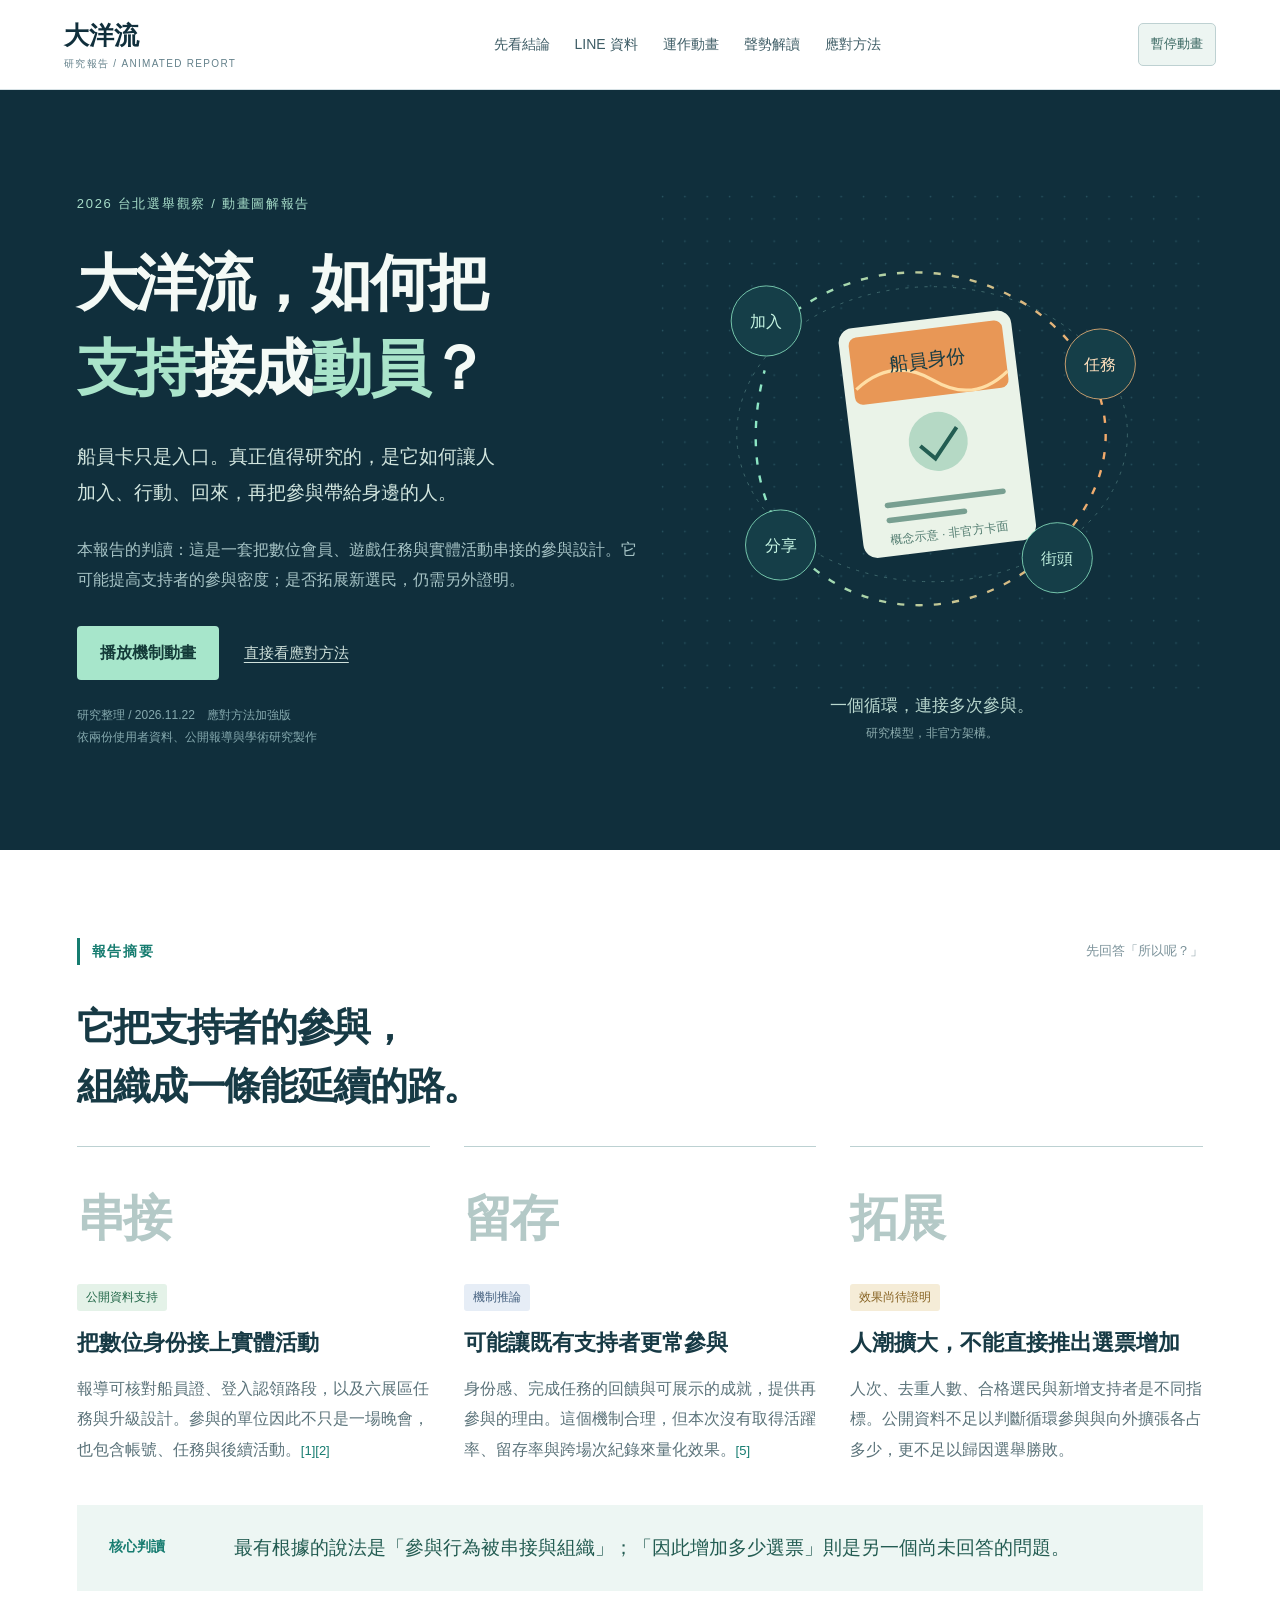
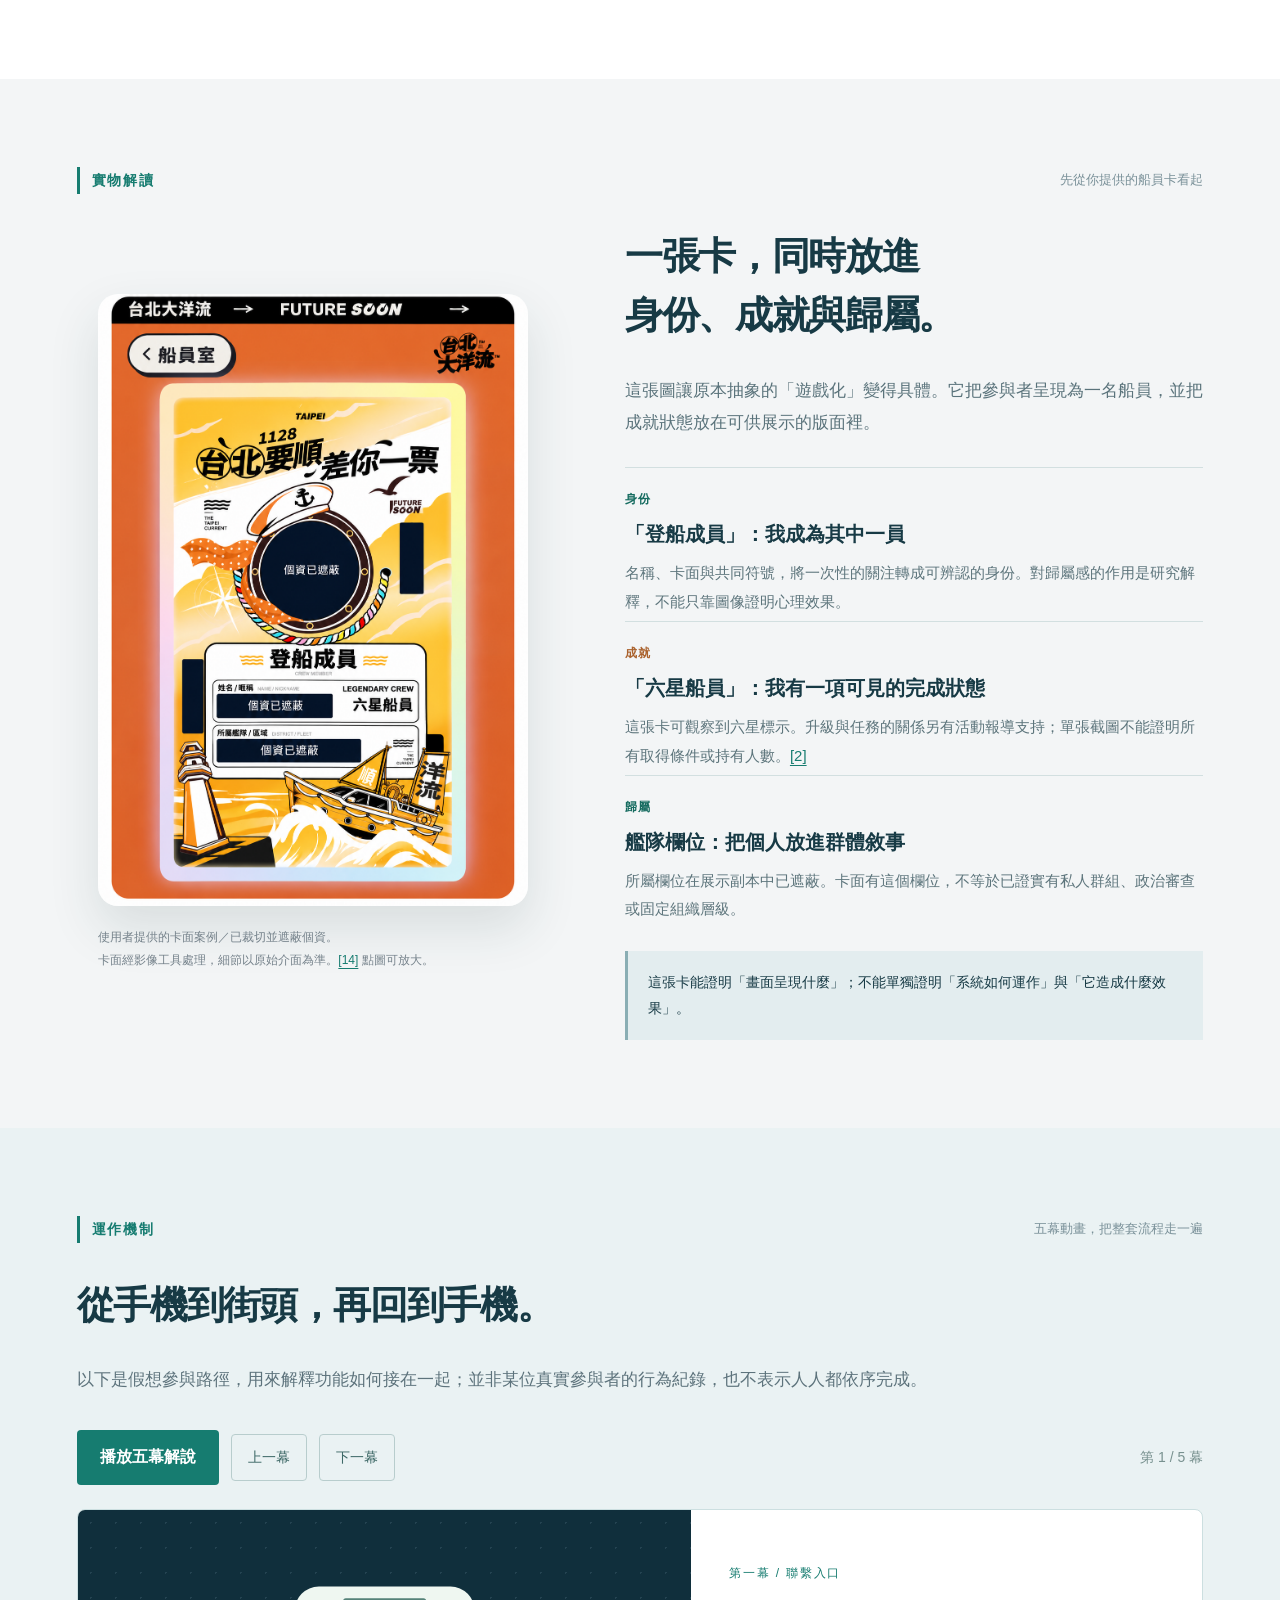
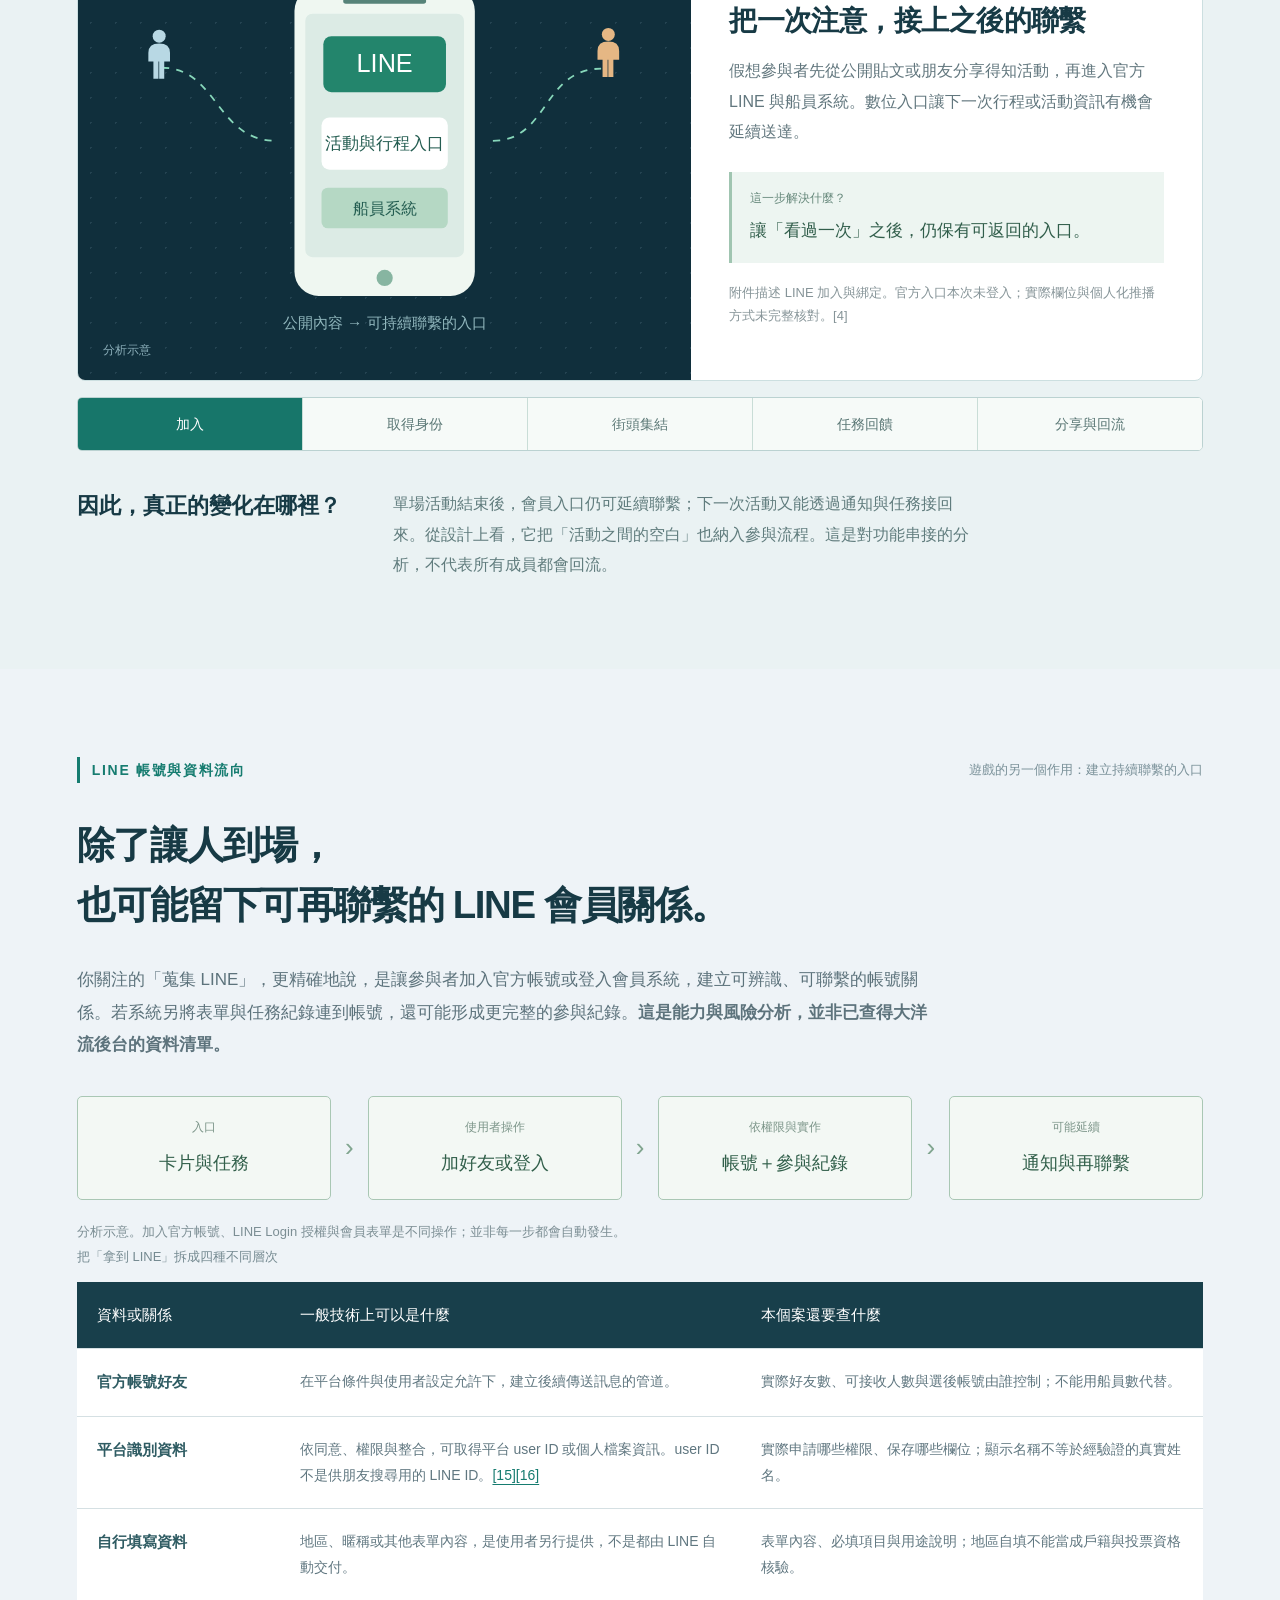
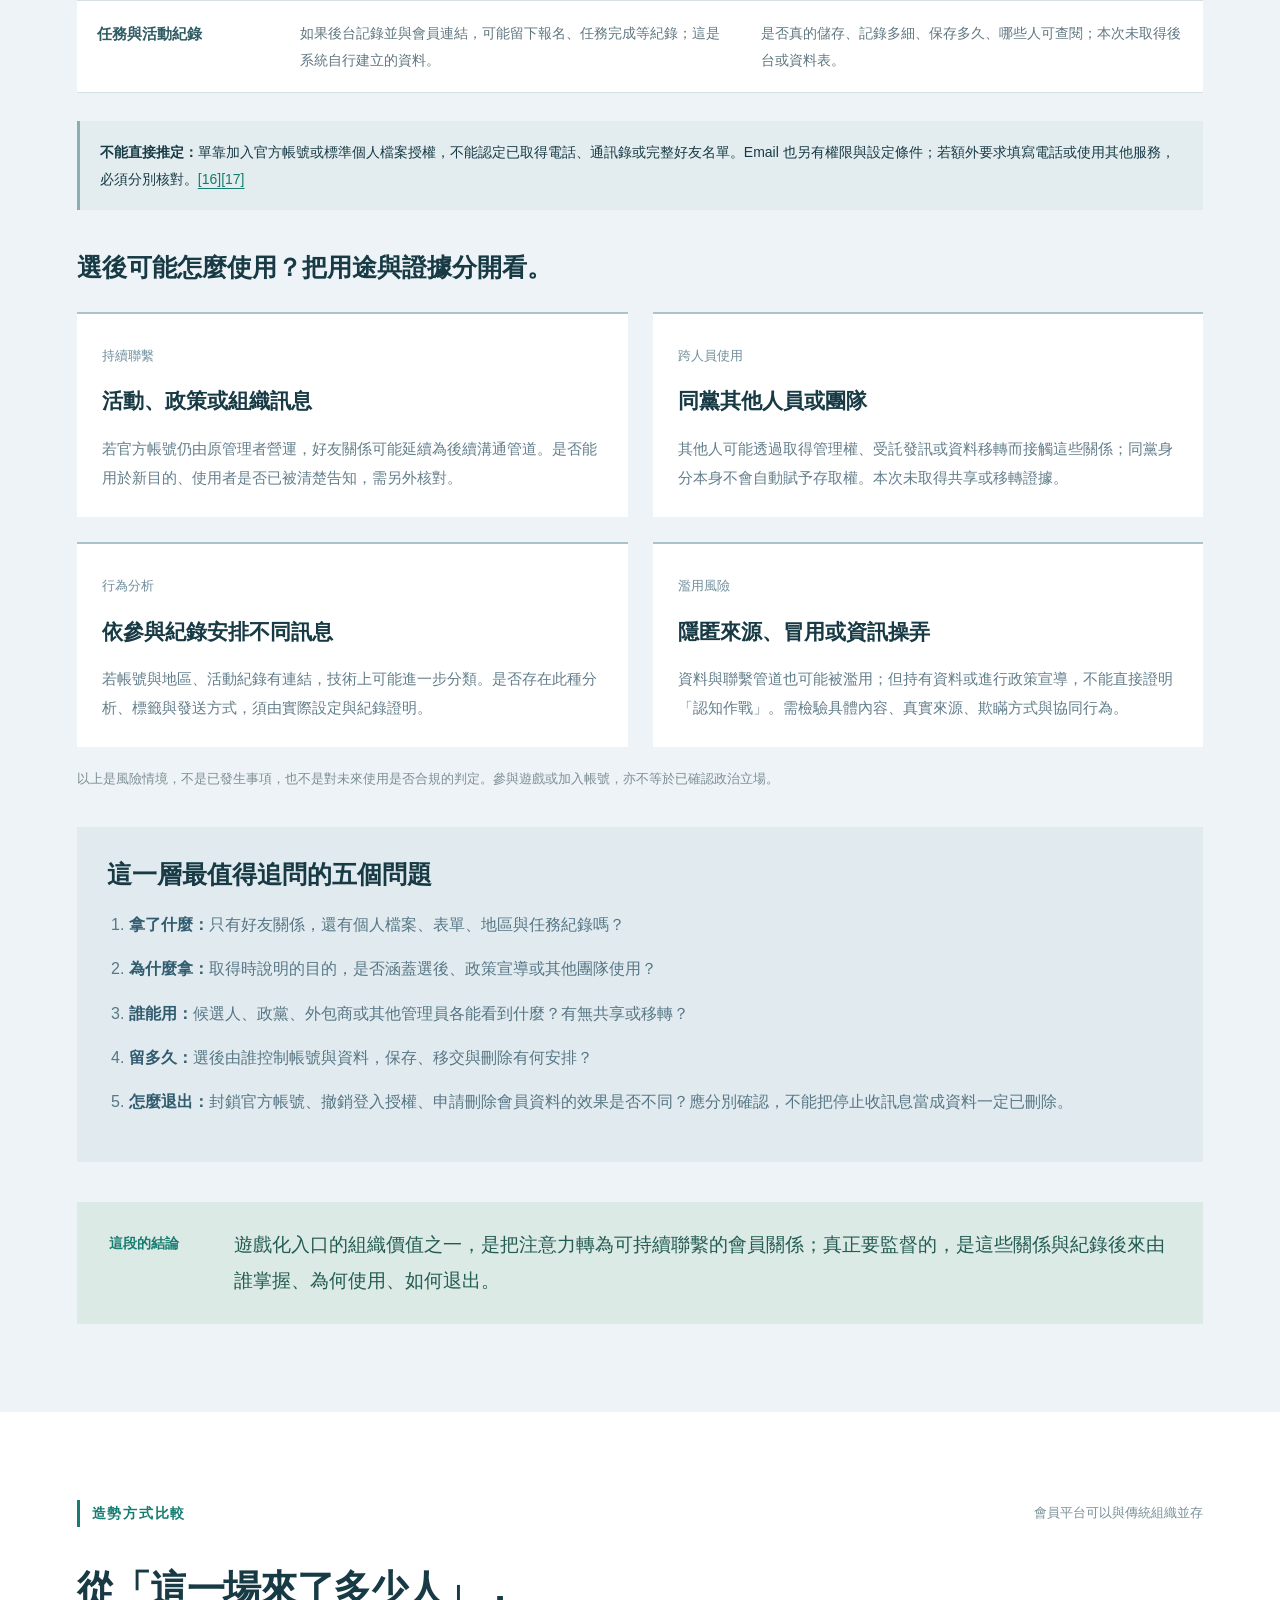
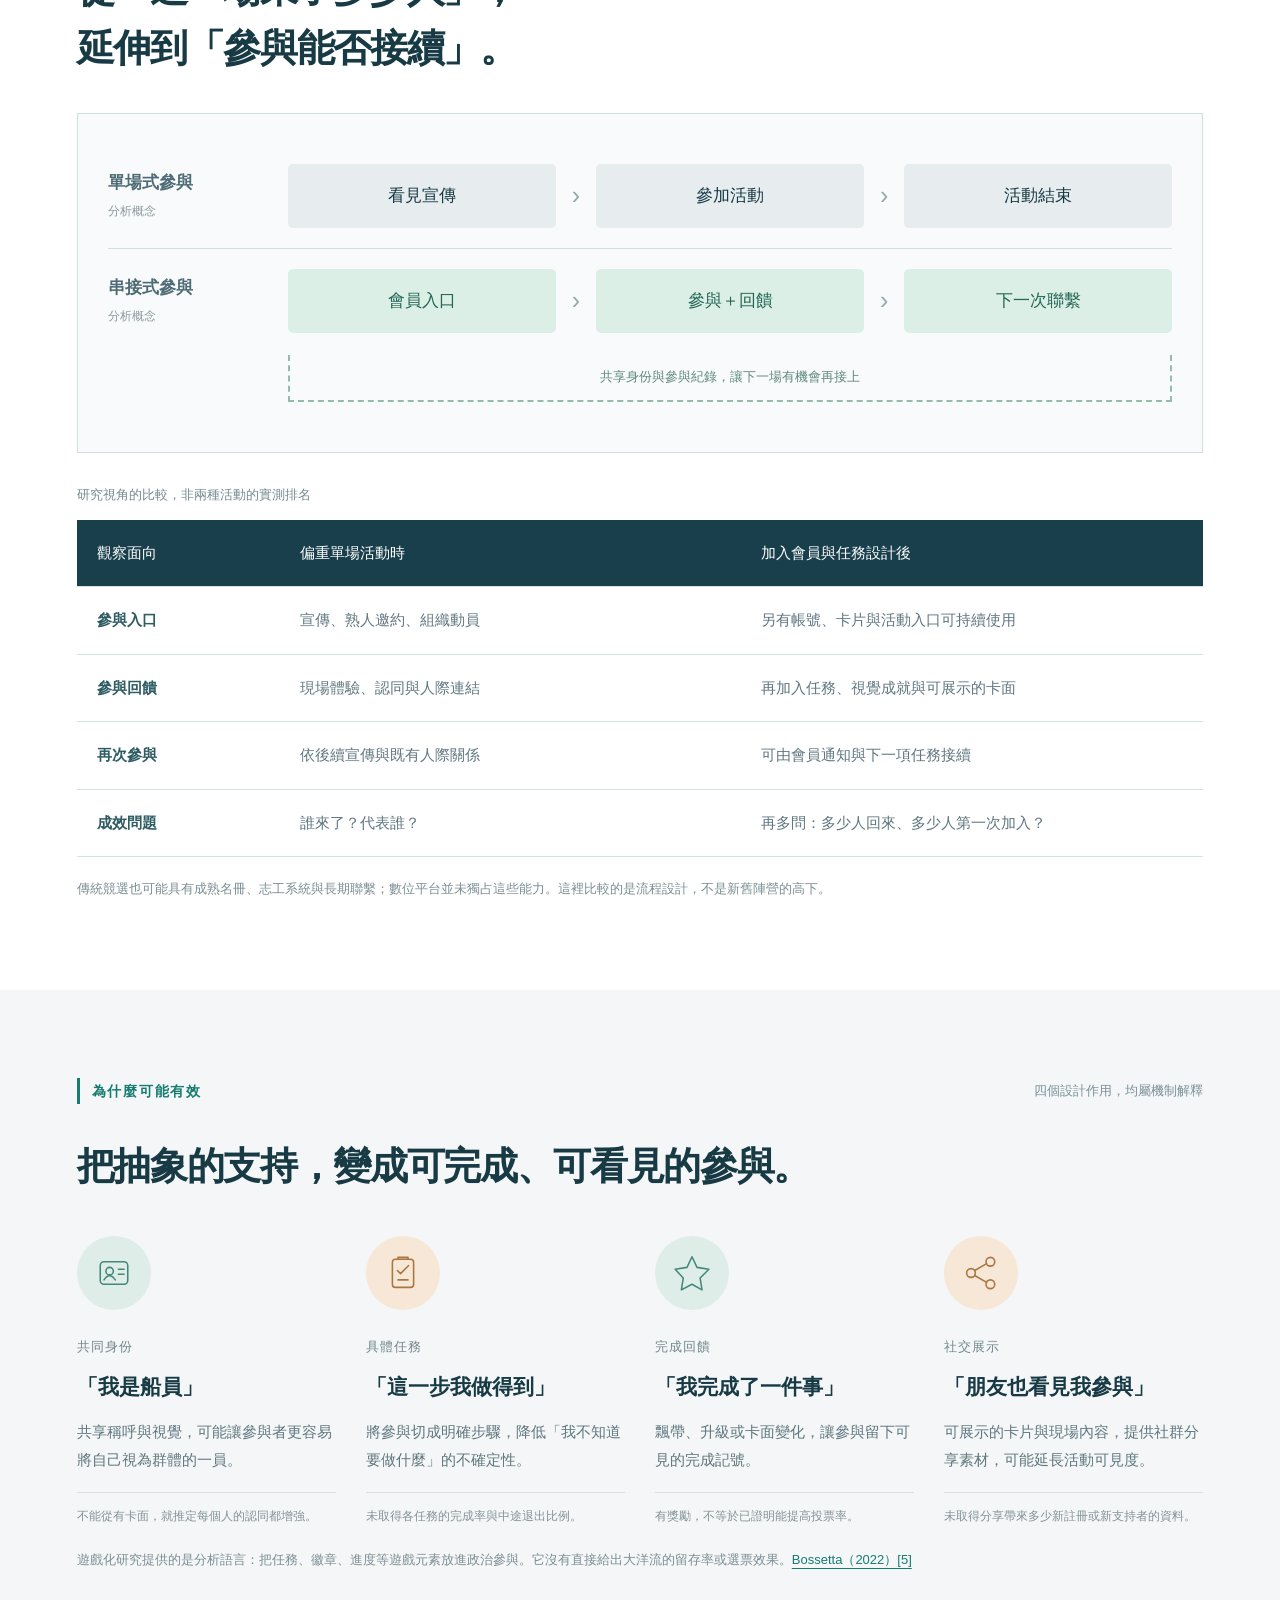
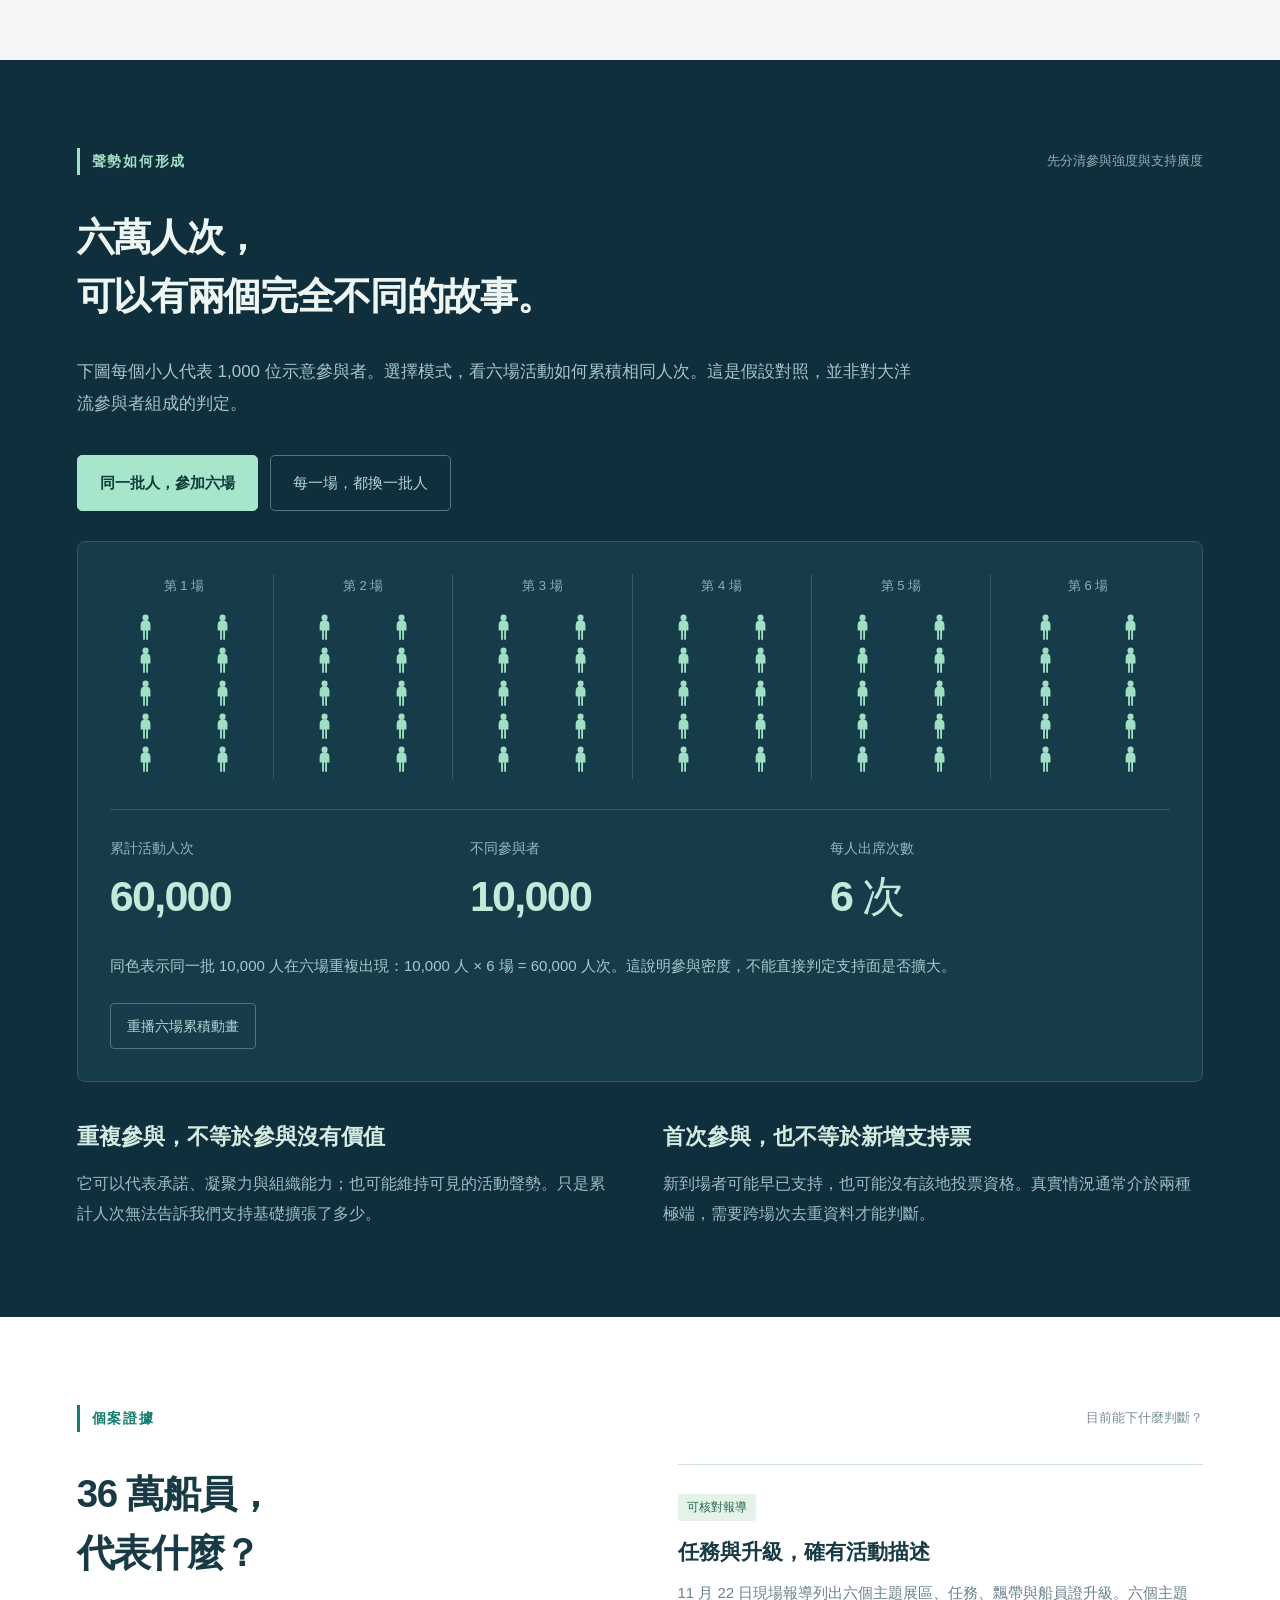
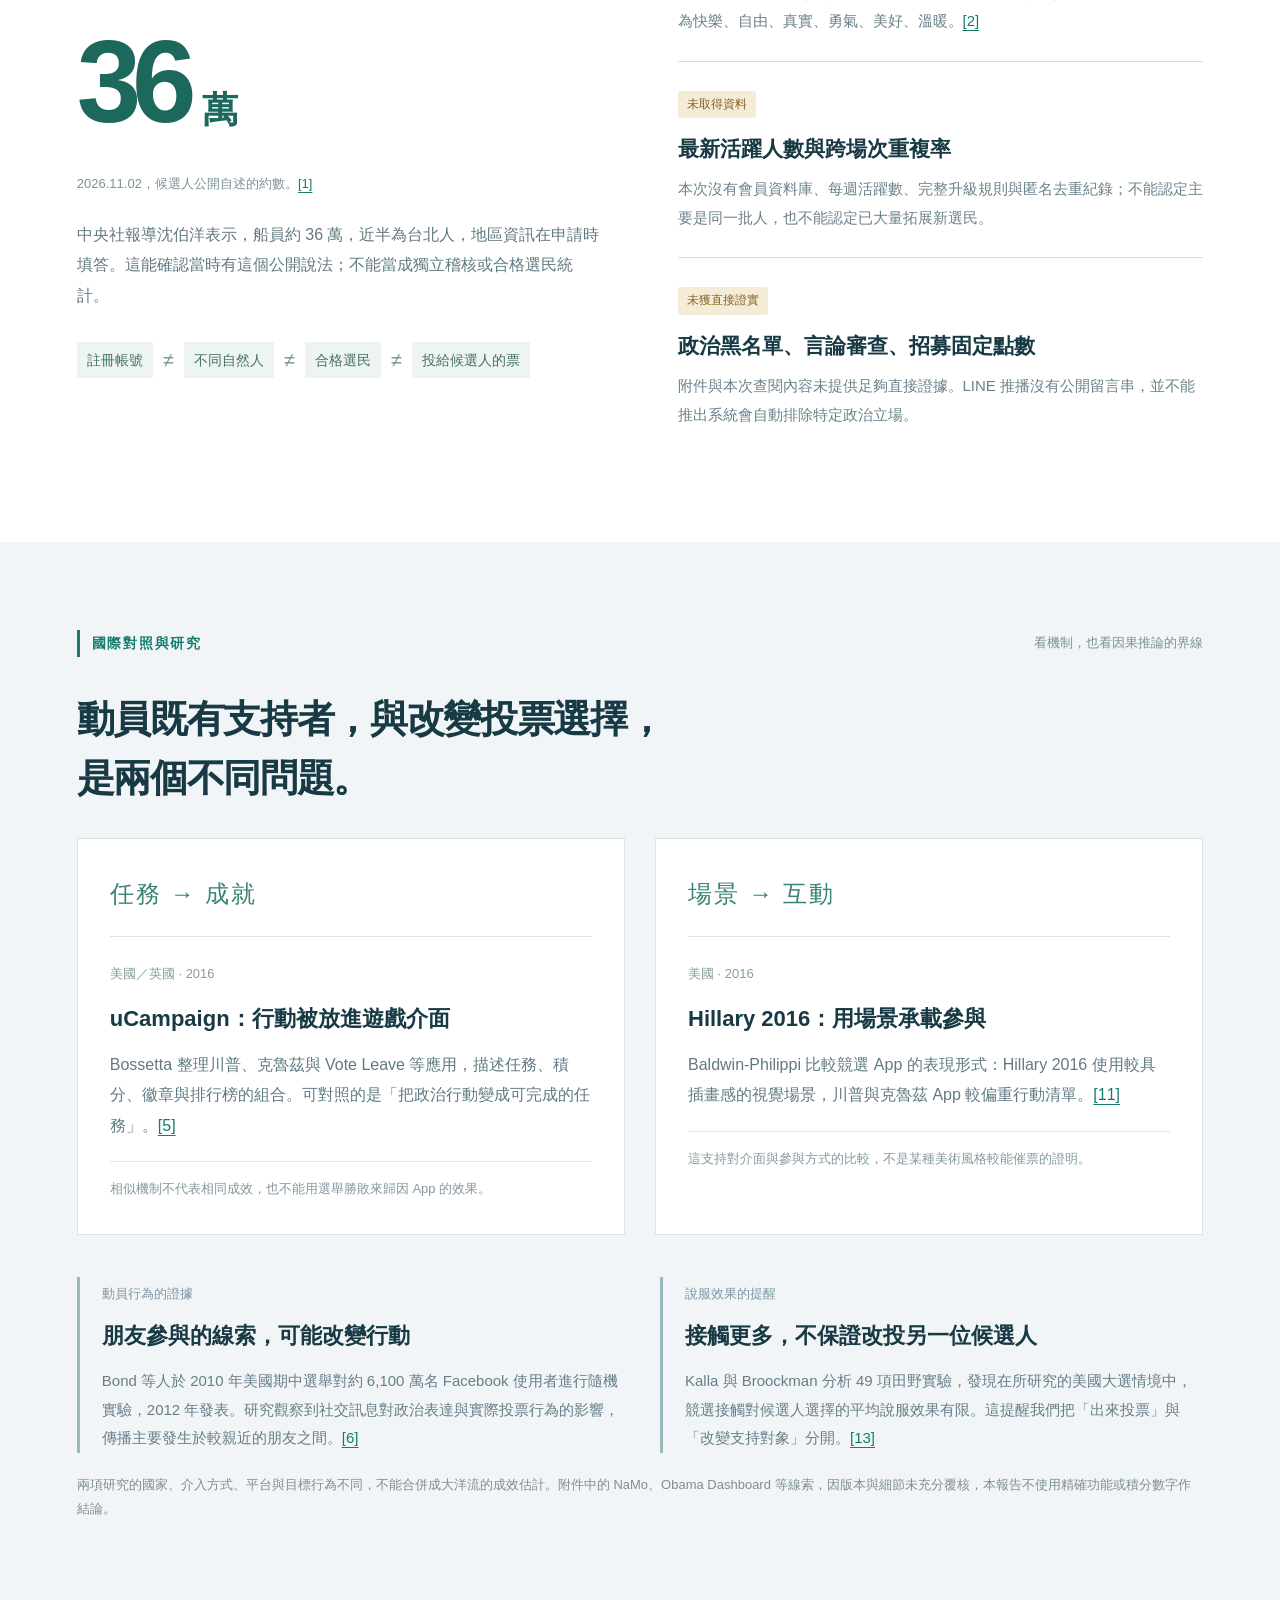
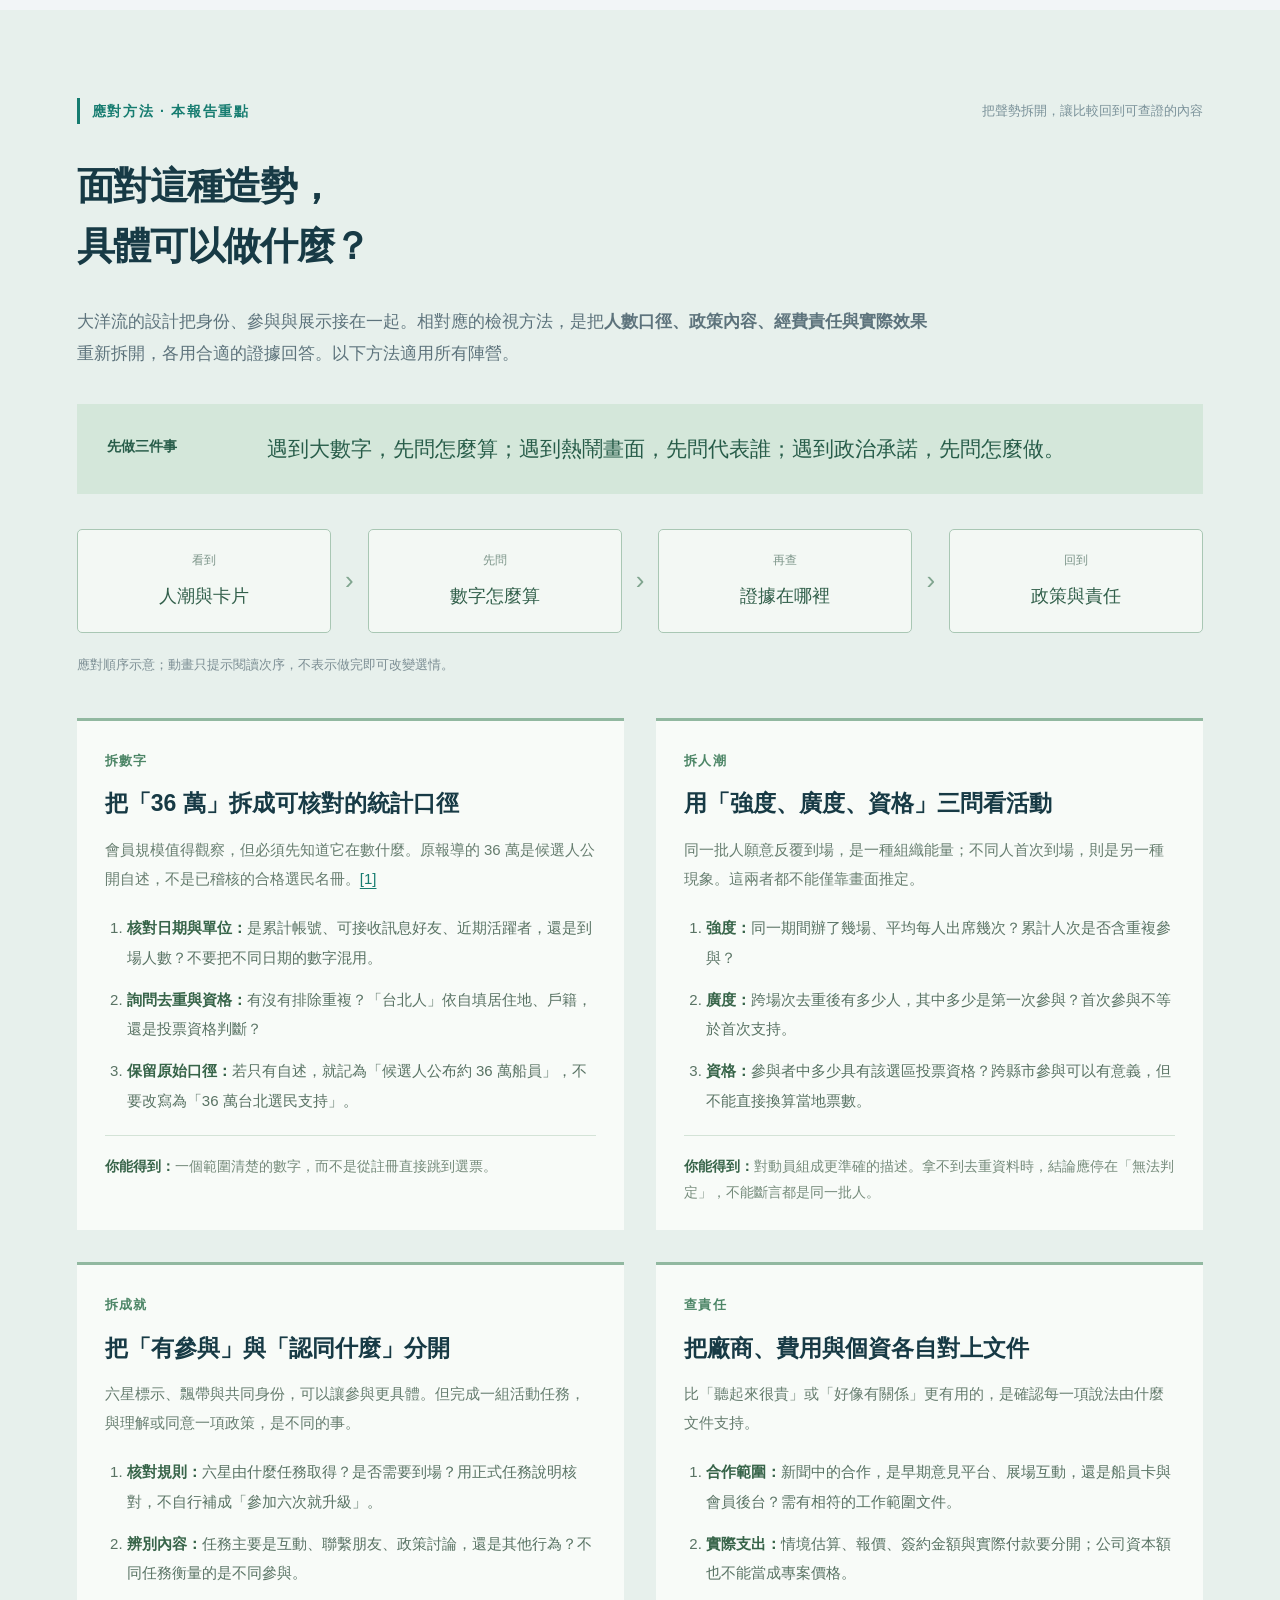
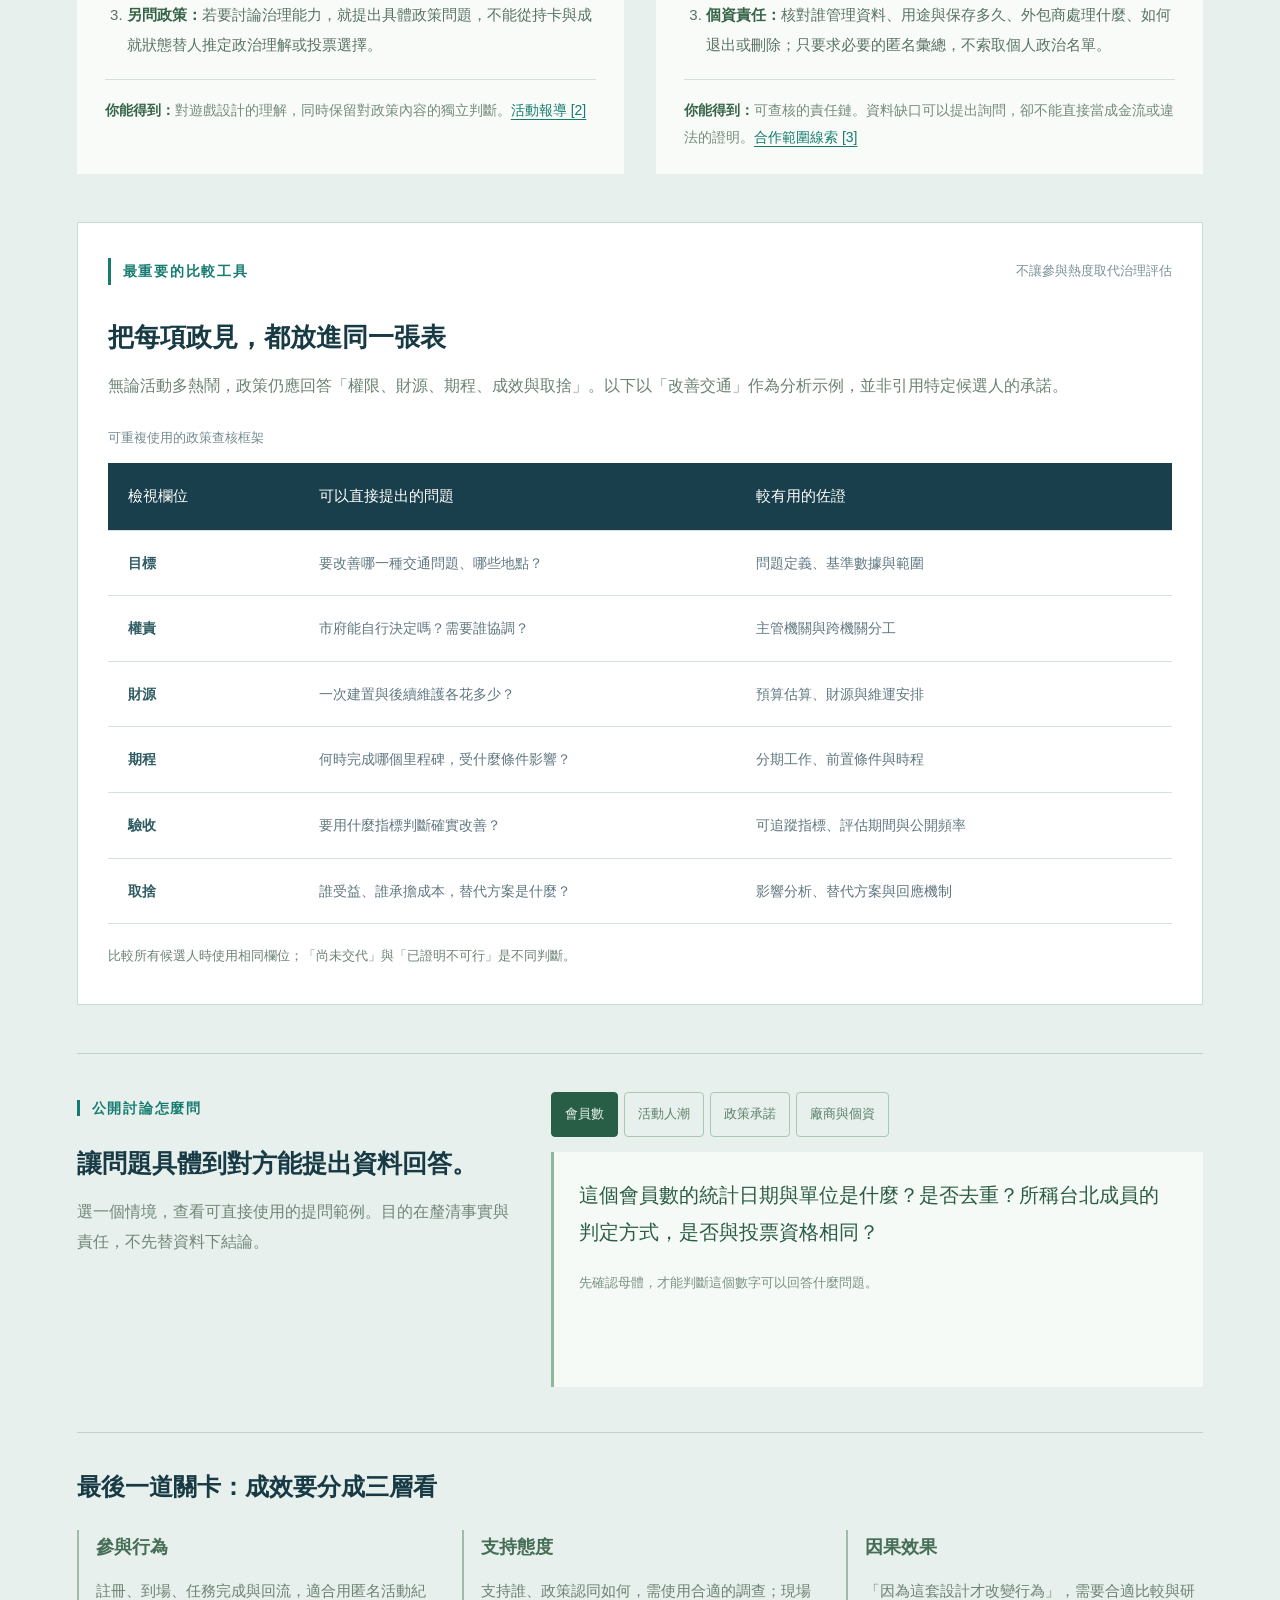
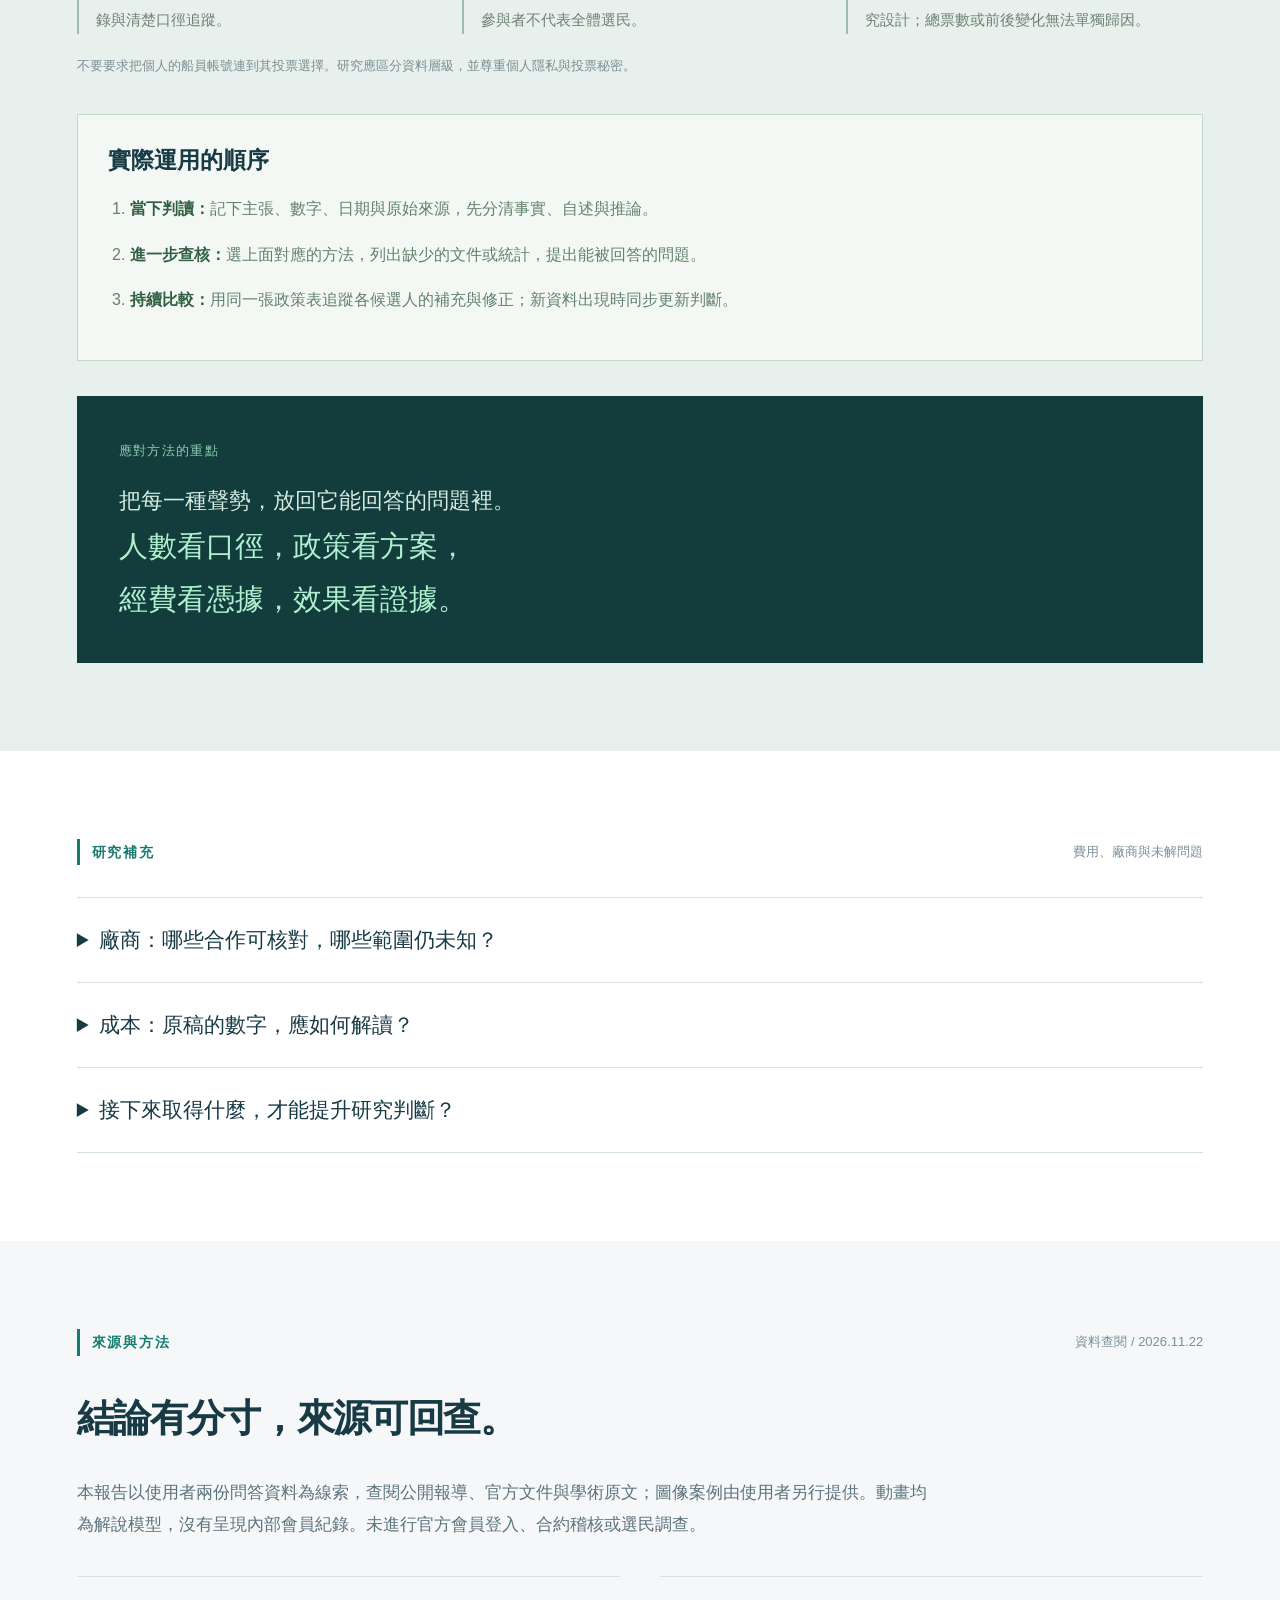
<file: index.html>
<!DOCTYPE html><html lang="zh-Hant"><head><meta charset="UTF-8"><meta name="viewport" content="width=device-width,initial-scale=1"><title>大洋流造勢研究報告｜從船員卡到持續動員</title><meta name="description" content="動畫研究報告：從去識別船員卡案例出發，解析身份、任務、街頭與分享如何串接，並區分參與密度、支持廣度與選票效果。"><meta property="og:type" content="website"><meta property="og:title" content="大洋流造勢研究報告｜動畫圖解版"><meta property="og:description" content="動畫解析造勢與應對方法，新增 LINE 帳號蒐集、授權資料、選後宣導、跨團隊使用及資訊操弄風險的分層分析。"><meta property="og:url" content="https://maskywg.github.io/ocean-current-report-20261122/"><meta property="og:image" content="https://maskywg.github.io/ocean-current-report-20261122/assets/share-line-data-20261122.png"><meta property="og:image:width" content="1200"><meta property="og:image:height" content="630"><meta property="og:image:alt" content="動畫研究報告：從船員卡到身份、任務、街頭與分享循環"><meta name="twitter:card" content="summary_large_image"><meta name="twitter:title" content="大洋流造勢研究報告｜動畫圖解版"><meta name="twitter:description" content="造勢機制與應對方法：查口徑、比政策、核憑據、驗效果。"><meta name="twitter:image" content="https://maskywg.github.io/ocean-current-report-20261122/assets/share-line-data-20261122.png"><meta name="twitter:image:alt" content="動畫研究報告：船員卡與持續參與循環"><link rel="icon" href="assets/favicon.svg" type="image/svg+xml"><link rel="stylesheet" href="style.css"><script src="app.js" defer></script></head><body><a class="skip" href="#report">跳至報告正文</a><div class="read-progress" aria-hidden="true"><i id="read-progress"></i></div><header><a class="brand" href="#">大洋流<span>研究報告 / ANIMATED REPORT</span></a><nav aria-label="章節導覽"><a href="#verdict">先看結論</a><a href="#line-data">LINE 資料</a><a href="#engine">運作動畫</a><a href="#crowd">聲勢解讀</a><a href="#response">應對方法</a></nav><button id="motion-toggle" class="motion-toggle" aria-pressed="false">暫停動畫</button></header><main id="report">
<section class="cover"><div class="cover-copy"><span class="eyebrow">2026 台北選舉觀察 / 動畫圖解報告</span><h1>大洋流，如何把<br><em>支持</em>接成<em>動員</em>？</h1><p class="cover-deck">船員卡只是入口。真正值得研究的，是它如何讓人<br class="desktop">加入、行動、回來，再把參與帶給身邊的人。</p><p class="cover-answer">本報告的判讀：這是一套把數位會員、遊戲任務與實體活動串接的參與設計。它可能提高支持者的參與密度；是否拓展新選民，仍需另外證明。</p><div class="cover-actions"><a class="button" href="#engine" id="start-film">播放機制動畫</a><a class="text-link" href="#response">直接看應對方法</a></div><div class="report-meta">研究整理 / 2026.11.22　應對方法加強版<br>依兩份使用者資料、公開報導與學術研究製作</div></div><div class="cover-visual"><svg viewBox="0 0 680 620" role="img" aria-label="會員身份、任務、街頭與分享構成參與循環的動畫概念圖"><defs><pattern id="dots" width="28" height="28" patternUnits="userSpaceOnUse"><circle cx="2" cy="2" r="1" fill="#285461"/></pattern><linearGradient id="flow-color"><stop stop-color="#8ce7c5"/><stop offset="1" stop-color="#f3aa6b"/></linearGradient></defs><rect width="680" height="620" fill="url(#dots)"/><g class="orbital" fill="none"><ellipse cx="340" cy="300" rx="245" ry="185" stroke="#487477" stroke-dasharray="4 8"/><path class="flow-line" d="M150 160C360-15 665 210 520 410S55 510 130 220" stroke="url(#flow-color)" stroke-width="3"/></g><g transform="translate(237 155) rotate(-7 110 140)" class="hero-card"><rect width="218" height="290" rx="18" fill="#eaf3e8"/><rect x="12" y="12" width="194" height="85" rx="10" fill="#e89756"/><path d="M15 77q50-36 97 0t94 0" fill="none" stroke="#ffdea5" stroke-width="4"/><text x="108" y="59" text-anchor="middle" font-size="24" fill="#173c44">船員身份</text><circle cx="109" cy="154" r="37" fill="#b5d9c5"/><path d="M86 157l17 18 31-36" fill="none" stroke="#235d52" stroke-width="5"/><path d="M36 226h146M36 245h95" stroke="#789f91" stroke-width="7" stroke-linecap="round"/><text x="109" y="275" text-anchor="middle" font-size="15" fill="#527c70">概念示意 · 非官方卡面</text></g><g class="satellite s-a"><circle cx="132" cy="158" r="44" fill="#153e48" stroke="#8ce7c5"/><text x="132" y="166" text-anchor="middle" fill="#c6f5e3" font-size="20">加入</text></g><g class="satellite s-b"><circle cx="551" cy="212" r="44" fill="#153e48" stroke="#f1b679"/><text x="551" y="220" text-anchor="middle" fill="#ffe0bd" font-size="20">任務</text></g><g class="satellite s-c"><circle cx="497" cy="455" r="44" fill="#153e48" stroke="#8ce7c5"/><text x="497" y="463" text-anchor="middle" fill="#c6f5e3" font-size="20">街頭</text></g><g class="satellite s-d"><circle cx="150" cy="439" r="44" fill="#153e48" stroke="#8ce7c5"/><text x="150" y="447" text-anchor="middle" fill="#c6f5e3" font-size="20">分享</text></g></svg><div class="visual-caption">一個循環，連接多次參與。<span>研究模型，非官方架構。</span></div></div></section>
<section id="verdict" class="section verdict"><div class="section-top"><span class="kicker">報告摘要</span><span class="section-note">先回答「所以呢？」</span></div><h2>它把支持者的參與，<br>組織成一條能延續的路。</h2><div class="findings"><article><span class="finding-word">串接</span><span class="badge confirmed">公開資料支持</span><h3>把數位身份接上實體活動</h3><p>報導可核對船員證、登入認領路段，以及六展區任務與升級設計。參與的單位因此不只是一場晚會，也包含帳號、任務與後續活動。<a href="#s1">[1]</a><a href="#s2">[2]</a></p></article><article><span class="finding-word">留存</span><span class="badge analysis">機制推論</span><h3>可能讓既有支持者更常參與</h3><p>身份感、完成任務的回饋與可展示的成就，提供再參與的理由。這個機制合理，但本次沒有取得活躍率、留存率與跨場次紀錄來量化效果。<a href="#s5">[5]</a></p></article><article><span class="finding-word">拓展</span><span class="badge unknown">效果尚待證明</span><h3>人潮擴大，不能直接推出選票增加</h3><p>人次、去重人數、合格選民與新增支持者是不同指標。公開資料不足以判斷循環參與與向外擴張各占多少，更不足以歸因選舉勝敗。</p></article></div><div class="takeaway"><span>核心判讀</span><p>最有根據的說法是「參與行為被串接與組織」；「因此增加多少選票」則是另一個尚未回答的問題。</p></div></section>
<section id="card" class="section card-section"><div class="section-top"><span class="kicker">實物解讀</span><span class="section-note">先從你提供的船員卡看起</span></div><div class="card-layout"><figure class="card-figure"><button class="image-open" id="open-card" aria-label="放大已遮蔽個資的船員卡"><img src="assets/crew-card-redacted.png" alt="使用者提供的六星船員卡去識別副本，個人頭像、姓名、編號、日期及所屬艦隊已遮蔽" width="1051" height="1496"></button><figcaption>使用者提供的卡面案例／已裁切並遮蔽個資。<br>卡面經影像工具處理，細節以原始介面為準。<a href="#s14">[14]</a> 點圖可放大。</figcaption></figure><div class="card-reading"><h2>一張卡，同時放進<br>身份、成就與歸屬。</h2><p>這張圖讓原本抽象的「遊戲化」變得具體。它把參與者呈現為一名船員，並把成就狀態放在可供展示的版面裡。</p><article><span class="card-marker">身份</span><h3>「登船成員」：我成為其中一員</h3><p>名稱、卡面與共同符號，將一次性的關注轉成可辨認的身份。對歸屬感的作用是研究解釋，不能只靠圖像證明心理效果。</p></article><article><span class="card-marker orange">成就</span><h3>「六星船員」：我有一項可見的完成狀態</h3><p>這張卡可觀察到六星標示。升級與任務的關係另有活動報導支持；單張截圖不能證明所有取得條件或持有人數。<a href="#s2">[2]</a></p></article><article><span class="card-marker">歸屬</span><h3>艦隊欄位：把個人放進群體敘事</h3><p>所屬欄位在展示副本中已遮蔽。卡面有這個欄位，不等於已證實有私人群組、政治審查或固定組織層級。</p></article><div class="small-callout">這張卡能證明「畫面呈現什麼」；不能單獨證明「系統如何運作」與「它造成什麼效果」。</div></div></div></section>
<section id="engine" class="section engine-section"><div class="section-top"><span class="kicker">運作機制</span><span class="section-note">五幕動畫，把整套流程走一遍</span></div><h2>從手機到街頭，再回到手機。</h2><p class="section-intro">以下是假想參與路徑，用來解釋功能如何接在一起；並非某位真實參與者的行為紀錄，也不表示人人都依序完成。</p><div class="film-controls"><button class="button" id="film-play" aria-pressed="false">播放五幕解說</button><button id="film-prev" class="sub-button">上一幕</button><button id="film-next" class="sub-button">下一幕</button><span id="film-counter" aria-live="polite">第 1 / 5 幕</span></div><div class="film"><div class="scene-stage" id="scene-stage"><div class="scene-grid" aria-hidden="true"></div><div id="scene-art"></div><div class="scene-label" id="scene-label">分析示意</div></div><div class="scene-text" aria-live="polite"><span class="scene-overline" id="scene-overline"></span><h3 id="scene-title"></h3><p id="scene-description"></p><div class="mechanism-result"><span>這一步解決什麼？</span><strong id="scene-result"></strong></div><p class="scene-boundary" id="scene-boundary"></p></div></div><div class="film-steps" role="group" aria-label="選擇動畫章節"><button data-scene="0" class="active" aria-pressed="true">加入</button><button data-scene="1" aria-pressed="false">取得身份</button><button data-scene="2" aria-pressed="false">街頭集結</button><button data-scene="3" aria-pressed="false">任務回饋</button><button data-scene="4" aria-pressed="false">分享與回流</button></div><div class="analysis-paragraph"><h3>因此，真正的變化在哪裡？</h3><p>單場活動結束後，會員入口仍可延續聯繫；下一次活動又能透過通知與任務接回來。從設計上看，它把「活動之間的空白」也納入參與流程。這是對功能串接的分析，不代表所有成員都會回流。</p></div></section>
<section id="line-data" class="section line-data-section"><div class="section-top"><span class="kicker">LINE 帳號與資料流向</span><span class="section-note">遊戲的另一個作用：建立持續聯繫的入口</span></div><h2>除了讓人到場，<br>也可能留下可再聯繫的 LINE 會員關係。</h2><p class="section-intro">你關注的「蒐集 LINE」，更精確地說，是讓參與者加入官方帳號或登入會員系統，建立可辨識、可聯繫的帳號關係。若系統另將表單與任務紀錄連到帳號，還可能形成更完整的參與紀錄。<strong>這是能力與風險分析，並非已查得大洋流後台的資料清單。</strong></p><div class="response-route" role="img" aria-label="LINE 資料關係概念圖：遊戲吸引參與，使用者加入或授權，可能形成會員與紀錄連結，再供後續聯繫；各步驟需核對實際系統與權限"><div style="--i:0"><small>入口</small><strong>卡片與任務</strong></div><b aria-hidden="true">›</b><div style="--i:1"><small>使用者操作</small><strong>加好友或登入</strong></div><b aria-hidden="true">›</b><div style="--i:2"><small>依權限與實作</small><strong>帳號＋參與紀錄</strong></div><b aria-hidden="true">›</b><div style="--i:3"><small>可能延續</small><strong>通知與再聯繫</strong></div></div><p class="caption">分析示意。加入官方帳號、LINE Login 授權與會員表單是不同操作；並非每一步都會自動發生。</p><div class="table-wrap"><table><caption>把「拿到 LINE」拆成四種不同層次</caption><thead><tr><th scope="col">資料或關係</th><th scope="col">一般技術上可以是什麼</th><th scope="col">本個案還要查什麼</th></tr></thead><tbody><tr><th scope="row">官方帳號好友</th><td>在平台條件與使用者設定允許下，建立後續傳送訊息的管道。</td><td>實際好友數、可接收人數與選後帳號由誰控制；不能用船員數代替。</td></tr><tr><th scope="row">平台識別資料</th><td>依同意、權限與整合，可取得平台 user ID 或個人檔案資訊。user ID 不是供朋友搜尋用的 LINE ID。<a href="#s15">[15]</a><a href="#s16">[16]</a></td><td>實際申請哪些權限、保存哪些欄位；顯示名稱不等於經驗證的真實姓名。</td></tr><tr><th scope="row">自行填寫資料</th><td>地區、暱稱或其他表單內容，是使用者另行提供，不是都由 LINE 自動交付。</td><td>表單內容、必填項目與用途說明；地區自填不能當成戶籍與投票資格核驗。</td></tr><tr><th scope="row">任務與活動紀錄</th><td>如果後台記錄並與會員連結，可能留下報名、任務完成等紀錄；這是系統自行建立的資料。</td><td>是否真的儲存、記錄多細、保存多久、哪些人可查閱；本次未取得後台或資料表。</td></tr></tbody></table></div><div class="small-callout"><strong>不能直接推定：</strong>單靠加入官方帳號或標準個人檔案授權，不能認定已取得電話、通訊錄或完整好友名單。Email 也另有權限與設定條件；若額外要求填寫電話或使用其他服務，必須分別核對。<a href="#s16">[16]</a><a href="#s17">[17]</a></div>
<div class="data-futures"><h3>選後可能怎麼使用？把用途與證據分開看。</h3><div class="future-grid"><article><span>持續聯繫</span><h4>活動、政策或組織訊息</h4><p>若官方帳號仍由原管理者營運，好友關係可能延續為後續溝通管道。是否能用於新目的、使用者是否已被清楚告知，需另外核對。</p></article><article><span>跨人員使用</span><h4>同黨其他人員或團隊</h4><p>其他人可能透過取得管理權、受託發訊或資料移轉而接觸這些關係；同黨身分本身不會自動賦予存取權。本次未取得共享或移轉證據。</p></article><article><span>行為分析</span><h4>依參與紀錄安排不同訊息</h4><p>若帳號與地區、活動紀錄有連結，技術上可能進一步分類。是否存在此種分析、標籤與發送方式，須由實際設定與紀錄證明。</p></article><article><span>濫用風險</span><h4>隱匿來源、冒用或資訊操弄</h4><p>資料與聯繫管道也可能被濫用；但持有資料或進行政策宣導，不能直接證明「認知作戰」。需檢驗具體內容、真實來源、欺瞞方式與協同行為。</p></article></div><p class="caption">以上是風險情境，不是已發生事項，也不是對未來使用是否合規的判定。參與遊戲或加入帳號，亦不等於已確認政治立場。</p></div><div class="data-questions"><h3>這一層最值得追問的五個問題</h3><ol><li><strong>拿了什麼：</strong>只有好友關係，還有個人檔案、表單、地區與任務紀錄嗎？</li><li><strong>為什麼拿：</strong>取得時說明的目的，是否涵蓋選後、政策宣導或其他團隊使用？</li><li><strong>誰能用：</strong>候選人、政黨、外包商或其他管理員各能看到什麼？有無共享或移轉？</li><li><strong>留多久：</strong>選後由誰控制帳號與資料，保存、移交與刪除有何安排？</li><li><strong>怎麼退出：</strong>封鎖官方帳號、撤銷登入授權、申請刪除會員資料的效果是否不同？應分別確認，不能把停止收訊息當成資料一定已刪除。</li></ol></div><div class="takeaway"><span>這段的結論</span><p>遊戲化入口的組織價值之一，是把注意力轉為可持續聯繫的會員關係；真正要監督的，是這些關係與紀錄後來由誰掌握、為何使用、如何退出。</p></div></section><section class="section comparison"><div class="section-top"><span class="kicker">造勢方式比較</span><span class="section-note">會員平台可以與傳統組織並存</span></div><h2>從「這一場來了多少人」，<br>延伸到「參與能否接續」。</h2><div class="comparison-diagram" role="img" aria-label="單場活動的概念路徑為宣傳、到場、散場；串接式路徑在活動間保留會員入口、任務回饋與下次通知"><div class="lane"><span>單場式參與<br><small>分析概念</small></span><div class="lane-nodes"><b>看見宣傳</b><i>›</i><b>參加活動</b><i>›</i><b>活動結束</b></div></div><div class="lane connected"><span>串接式參與<br><small>分析概念</small></span><div class="lane-nodes"><b>會員入口</b><i>›</i><b>參與＋回饋</b><i>›</i><b>下一次聯繫</b></div><div class="return-line">共享身份與參與紀錄，讓下一場有機會再接上</div></div></div><div class="table-wrap"><table><caption>研究視角的比較，非兩種活動的實測排名</caption><thead><tr><th scope="col">觀察面向</th><th scope="col">偏重單場活動時</th><th scope="col">加入會員與任務設計後</th></tr></thead><tbody><tr><th scope="row">參與入口</th><td>宣傳、熟人邀約、組織動員</td><td>另有帳號、卡片與活動入口可持續使用</td></tr><tr><th scope="row">參與回饋</th><td>現場體驗、認同與人際連結</td><td>再加入任務、視覺成就與可展示的卡面</td></tr><tr><th scope="row">再次參與</th><td>依後續宣傳與既有人際關係</td><td>可由會員通知與下一項任務接續</td></tr><tr><th scope="row">成效問題</th><td>誰來了？代表誰？</td><td>再多問：多少人回來、多少人第一次加入？</td></tr></tbody></table></div><p class="caption">傳統競選也可能具有成熟名冊、志工系統與長期聯繫；數位平台並未獨占這些能力。這裡比較的是流程設計，不是新舊陣營的高下。</p></section>
<section class="section psychology"><div class="section-top"><span class="kicker">為什麼可能有效</span><span class="section-note">四個設計作用，均屬機制解釋</span></div><h2>把抽象的支持，變成可完成、可看見的參與。</h2><div class="psych-grid"><article><div class="psych-icon"><svg viewBox="0 0 64 64" aria-hidden="true" fill="none" stroke="currentColor" stroke-width="2.5" stroke-linecap="round" stroke-linejoin="round"><rect x="10" y="14" width="44" height="36" rx="6"/><circle cx="25" cy="29" r="6"/><path d="M16 43q9-13 18 0M39 26h9M39 34h9"/></svg></div><span>共同身份</span><h3>「我是船員」</h3><p>共享稱呼與視覺，可能讓參與者更容易將自己視為群體的一員。</p><small>不能從有卡面，就推定每個人的認同都增強。</small></article><article><div class="psych-icon"><svg viewBox="0 0 64 64" aria-hidden="true" fill="none" stroke="currentColor" stroke-width="2.5" stroke-linecap="round" stroke-linejoin="round"><rect x="15" y="10" width="34" height="45" rx="5"/><path d="M24 10v-3h16v3M23 28l5 5 13-13M24 43h16"/></svg></div><span>具體任務</span><h3>「這一步我做得到」</h3><p>將參與切成明確步驟，降低「我不知道要做什麼」的不確定性。</p><small>未取得各任務的完成率與中途退出比例。</small></article><article><div class="psych-icon"><svg viewBox="0 0 64 64" aria-hidden="true" fill="none" stroke="currentColor" stroke-width="2.5" stroke-linecap="round" stroke-linejoin="round"><path d="M32 6l8 17 19 3-14 14 3 19-16-9-17 9 3-19L5 26l19-3z"/></svg></div><span>完成回饋</span><h3>「我完成了一件事」</h3><p>飄帶、升級或卡面變化，讓參與留下可見的完成記號。</p><small>有獎勵，不等於已證明能提高投票率。</small></article><article><div class="psych-icon"><svg viewBox="0 0 64 64" aria-hidden="true" fill="none" stroke="currentColor" stroke-width="2.5" stroke-linecap="round" stroke-linejoin="round"><circle cx="16" cy="32" r="7"/><circle cx="47" cy="14" r="7"/><circle cx="47" cy="50" r="7"/><path d="M22 28l19-11M22 36l19 11"/></svg></div><span>社交展示</span><h3>「朋友也看見我參與」</h3><p>可展示的卡片與現場內容，提供社群分享素材，可能延長活動可見度。</p><small>未取得分享帶來多少新註冊或新支持者的資料。</small></article></div><p class="caption">遊戲化研究提供的是分析語言：把任務、徽章、進度等遊戲元素放進政治參與。它沒有直接給出大洋流的留存率或選票效果。<a href="#s5">Bossetta（2022）[5]</a></p></section>
<section id="crowd" class="section crowd-section"><div class="section-top"><span class="kicker">聲勢如何形成</span><span class="section-note">先分清參與強度與支持廣度</span></div><h2>六萬人次，<br>可以有兩個完全不同的故事。</h2><p class="section-intro">下圖每個小人代表 1,000 位示意參與者。選擇模式，看六場活動如何累積相同人次。這是假設對照，並非對大洋流參與者組成的判定。</p><div class="mode-switch" role="group" aria-label="人次模型模式"><button data-crowd="repeat" class="active" aria-pressed="true">同一批人，參加六場</button><button data-crowd="expand" aria-pressed="false">每一場，都換一批人</button></div><div class="crowd-simulator"><div class="crowd-chart" id="crowd-chart" aria-label="六場活動參與組成動畫"></div><div class="crowd-totals" aria-live="polite"><div><span>累計活動人次</span><strong>60,000</strong></div><div><span>不同參與者</span><strong id="crowd-unique">10,000</strong></div><div><span>每人出席次數</span><strong id="crowd-visits">6 次</strong></div></div><p id="crowd-caption" class="crowd-caption"></p><button id="crowd-replay" class="sub-button">重播六場累積動畫</button></div><div class="two-conclusions"><article><h3>重複參與，不等於參與沒有價值</h3><p>它可以代表承諾、凝聚力與組織能力；也可能維持可見的活動聲勢。只是累計人次無法告訴我們支持基礎擴張了多少。</p></article><article><h3>首次參與，也不等於新增支持票</h3><p>新到場者可能早已支持，也可能沒有該地投票資格。真實情況通常介於兩種極端，需要跨場次去重資料才能判斷。</p></article></div></section>
<section id="evidence" class="section evidence-section"><div class="section-top"><span class="kicker">個案證據</span><span class="section-note">目前能下什麼判斷？</span></div><div class="evidence-layout"><div><h2>36 萬船員，<br>代表什麼？</h2><div class="member-number">36<small>萬</small></div><p class="number-date">2026.11.02，候選人公開自述的約數。<a href="#s1">[1]</a></p><p>中央社報導沈伯洋表示，船員約 36 萬，近半為台北人，地區資訊在申請時填答。這能確認當時有這個公開說法；不能當成獨立稽核或合格選民統計。</p><div class="stat-bridge"><span>註冊帳號</span><b>≠</b><span>不同自然人</span><b>≠</b><span>合格選民</span><b>≠</b><span>投給候選人的票</span></div></div><div class="evidence-list"><article><span class="badge confirmed">可核對報導</span><h3>任務與升級，確有活動描述</h3><p>11 月 22 日現場報導列出六個主題展區、任務、飄帶與船員證升級。六個主題為快樂、自由、真實、勇氣、美好、溫暖。<a href="#s2">[2]</a></p></article><article><span class="badge unknown">未取得資料</span><h3>最新活躍人數與跨場次重複率</h3><p>本次沒有會員資料庫、每週活躍數、完整升級規則與匿名去重紀錄；不能認定主要是同一批人，也不能認定已大量拓展新選民。</p></article><article><span class="badge unknown">未獲直接證實</span><h3>政治黑名單、言論審查、招募固定點數</h3><p>附件與本次查閱內容未提供足夠直接證據。LINE 推播沒有公開留言串，並不能推出系統會自動排除特定政治立場。</p></article></div></div></section>
<section id="world" class="section world-section"><div class="section-top"><span class="kicker">國際對照與研究</span><span class="section-note">看機制，也看因果推論的界線</span></div><h2>動員既有支持者，與改變投票選擇，<br>是兩個不同問題。</h2><div class="global-cases"><article><div class="case-icon">任務 → 成就</div><span class="case-year">美國／英國 · 2016</span><h3>uCampaign：行動被放進遊戲介面</h3><p>Bossetta 整理川普、克魯茲與 Vote Leave 等應用，描述任務、積分、徽章與排行榜的組合。可對照的是「把政治行動變成可完成的任務」。<a href="#s5">[5]</a></p><p class="case-limit">相似機制不代表相同成效，也不能用選舉勝敗來歸因 App 的效果。</p></article><article><div class="case-icon">場景 → 互動</div><span class="case-year">美國 · 2016</span><h3>Hillary 2016：用場景承載參與</h3><p>Baldwin-Philippi 比較競選 App 的表現形式：Hillary 2016 使用較具插畫感的視覺場景，川普與克魯茲 App 較偏重行動清單。<a href="#s11">[11]</a></p><p class="case-limit">這支持對介面與參與方式的比較，不是某種美術風格較能催票的證明。</p></article></div><div class="study-pair"><article><span class="study-label">動員行為的證據</span><h3>朋友參與的線索，可能改變行動</h3><p>Bond 等人於 2010 年美國期中選舉對約 6,100 萬名 Facebook 使用者進行隨機實驗，2012 年發表。研究觀察到社交訊息對政治表達與實際投票行為的影響，傳播主要發生於較親近的朋友之間。<a href="#s6">[6]</a></p></article><article><span class="study-label">說服效果的提醒</span><h3>接觸更多，不保證改投另一位候選人</h3><p>Kalla 與 Broockman 分析 49 項田野實驗，發現在所研究的美國大選情境中，競選接觸對候選人選擇的平均說服效果有限。這提醒我們把「出來投票」與「改變支持對象」分開。<a href="#s13">[13]</a></p></article></div><p class="caption">兩項研究的國家、介入方式、平台與目標行為不同，不能合併成大洋流的成效估計。附件中的 NaMo、Obama Dashboard 等線索，因版本與細節未充分覆核，本報告不使用精確功能或積分數字作結論。</p></section>
<section id="response" class="section response-section"><div class="section-top"><span class="kicker">應對方法 · 本報告重點</span><span class="section-note">把聲勢拆開，讓比較回到可查證的內容</span></div><h2>面對這種造勢，<br>具體可以做什麼？</h2><p class="section-intro">大洋流的設計把身份、參與與展示接在一起。相對應的檢視方法，是把<strong>人數口徑、政策內容、經費責任與實際效果</strong>重新拆開，各用合適的證據回答。以下方法適用所有陣營。</p><div class="response-priority"><span>先做三件事</span><p>遇到大數字，先問怎麼算；遇到熱鬧畫面，先問代表誰；遇到政治承諾，先問怎麼做。</p></div><div class="response-route" role="img" aria-label="應對順序概念圖：看到聲勢後先釐清統計口徑，再核對證據，接著比較政策與責任。節點依序亮起，並非效果數據。"><div style="--i:0"><small>看到</small><strong>人潮與卡片</strong></div><b aria-hidden="true">›</b><div style="--i:1"><small>先問</small><strong>數字怎麼算</strong></div><b aria-hidden="true">›</b><div style="--i:2"><small>再查</small><strong>證據在哪裡</strong></div><b aria-hidden="true">›</b><div style="--i:3"><small>回到</small><strong>政策與責任</strong></div></div><p class="caption">應對順序示意；動畫只提示閱讀次序，不表示做完即可改變選情。</p>
<div class="response-methods"><article class="response-method"><div class="method-heading"><span>拆數字</span><h3>把「36 萬」拆成可核對的統計口徑</h3></div><p>會員規模值得觀察，但必須先知道它在數什麼。原報導的 36 萬是候選人公開自述，不是已稽核的合格選民名冊。<a href="#s1">[1]</a></p><ol><li><strong>核對日期與單位：</strong>是累計帳號、可接收訊息好友、近期活躍者，還是到場人數？不要把不同日期的數字混用。</li><li><strong>詢問去重與資格：</strong>有沒有排除重複？「台北人」依自填居住地、戶籍，還是投票資格判斷？</li><li><strong>保留原始口徑：</strong>若只有自述，就記為「候選人公布約 36 萬船員」，不要改寫為「36 萬台北選民支持」。</li></ol><div class="method-output"><strong>你能得到：</strong>一個範圍清楚的數字，而不是從註冊直接跳到選票。</div></article>
<article class="response-method"><div class="method-heading"><span>拆人潮</span><h3>用「強度、廣度、資格」三問看活動</h3></div><p>同一批人願意反覆到場，是一種組織能量；不同人首次到場，則是另一種現象。這兩者都不能僅靠畫面推定。</p><ol><li><strong>強度：</strong>同一期間辦了幾場、平均每人出席幾次？累計人次是否含重複參與？</li><li><strong>廣度：</strong>跨場次去重後有多少人，其中多少是第一次參與？首次參與不等於首次支持。</li><li><strong>資格：</strong>參與者中多少具有該選區投票資格？跨縣市參與可以有意義，但不能直接換算當地票數。</li></ol><div class="method-output"><strong>你能得到：</strong>對動員組成更準確的描述。拿不到去重資料時，結論應停在「無法判定」，不能斷言都是同一批人。</div></article>
<article class="response-method"><div class="method-heading"><span>拆成就</span><h3>把「有參與」與「認同什麼」分開</h3></div><p>六星標示、飄帶與共同身份，可以讓參與更具體。但完成一組活動任務，與理解或同意一項政策，是不同的事。</p><ol><li><strong>核對規則：</strong>六星由什麼任務取得？是否需要到場？用正式任務說明核對，不自行補成「參加六次就升級」。</li><li><strong>辨別內容：</strong>任務主要是互動、聯繫朋友、政策討論，還是其他行為？不同任務衡量的是不同參與。</li><li><strong>另問政策：</strong>若要討論治理能力，就提出具體政策問題，不能從持卡與成就狀態替人推定政治理解或投票選擇。</li></ol><div class="method-output"><strong>你能得到：</strong>對遊戲設計的理解，同時保留對政策內容的獨立判斷。<a href="#s2">活動報導 [2]</a></div></article>
<article class="response-method"><div class="method-heading"><span>查責任</span><h3>把廠商、費用與個資各自對上文件</h3></div><p>比「聽起來很貴」或「好像有關係」更有用的，是確認每一項說法由什麼文件支持。</p><ol><li><strong>合作範圍：</strong>新聞中的合作，是早期意見平台、展場互動，還是船員卡與會員後台？需有相符的工作範圍文件。</li><li><strong>實際支出：</strong>情境估算、報價、簽約金額與實際付款要分開；公司資本額也不能當成專案價格。</li><li><strong>個資責任：</strong>核對誰管理資料、用途與保存多久、外包商處理什麼、如何退出或刪除；只要求必要的匿名彙總，不索取個人政治名單。</li></ol><div class="method-output"><strong>你能得到：</strong>可查核的責任鏈。資料缺口可以提出詢問，卻不能直接當成金流或違法的證明。<a href="#s3">合作範圍線索 [3]</a></div></article></div>
<div class="policy-workbench"><div class="section-top"><span class="kicker">最重要的比較工具</span><span class="section-note">不讓參與熱度取代治理評估</span></div><h3>把每項政見，都放進同一張表</h3><p>無論活動多熱鬧，政策仍應回答「權限、財源、期程、成效與取捨」。以下以「改善交通」作為分析示例，並非引用特定候選人的承諾。</p><div class="table-wrap"><table><caption>可重複使用的政策查核框架</caption><thead><tr><th scope="col">檢視欄位</th><th scope="col">可以直接提出的問題</th><th scope="col">較有用的佐證</th></tr></thead><tbody><tr><th scope="row">目標</th><td>要改善哪一種交通問題、哪些地點？</td><td>問題定義、基準數據與範圍</td></tr><tr><th scope="row">權責</th><td>市府能自行決定嗎？需要誰協調？</td><td>主管機關與跨機關分工</td></tr><tr><th scope="row">財源</th><td>一次建置與後續維護各花多少？</td><td>預算估算、財源與維運安排</td></tr><tr><th scope="row">期程</th><td>何時完成哪個里程碑，受什麼條件影響？</td><td>分期工作、前置條件與時程</td></tr><tr><th scope="row">驗收</th><td>要用什麼指標判斷確實改善？</td><td>可追蹤指標、評估期間與公開頻率</td></tr><tr><th scope="row">取捨</th><td>誰受益、誰承擔成本，替代方案是什麼？</td><td>影響分析、替代方案與回應機制</td></tr></tbody></table></div><p class="caption">比較所有候選人時使用相同欄位；「尚未交代」與「已證明不可行」是不同判斷。</p></div>
<div class="response-example"><div><span class="kicker">公開討論怎麼問</span><h3>讓問題具體到對方能提出資料回答。</h3><p>選一個情境，查看可直接使用的提問範例。目的在釐清事實與責任，不先替資料下結論。</p></div><div class="response-example-body"><div class="question-tabs" role="group" aria-label="選擇應對提問情境"><button data-question="0" class="active" aria-pressed="true">會員數</button><button data-question="1" aria-pressed="false">活動人潮</button><button data-question="2" aria-pressed="false">政策承諾</button><button data-question="3" aria-pressed="false">廠商與個資</button></div><div class="question-content" aria-live="polite"><blockquote id="response-question">這個會員數的統計日期與單位是什麼？是否去重？所稱台北成員的判定方式，是否與投票資格相同？</blockquote><p id="response-reason">先確認母體，才能判斷這個數字可以回答什麼問題。</p></div></div></div>
<div class="effect-check"><h3>最後一道關卡：成效要分成三層看</h3><div class="effect-levels"><article><span>參與行為</span><p>註冊、到場、任務完成與回流，適合用匿名活動紀錄與清楚口徑追蹤。</p></article><article><span>支持態度</span><p>支持誰、政策認同如何，需使用合適的調查；現場參與者不代表全體選民。</p></article><article><span>因果效果</span><p>「因為這套設計才改變行為」，需要合適比較與研究設計；總票數或前後變化無法單獨歸因。</p></article></div><p class="caption">不要要求把個人的船員帳號連到其投票選擇。研究應區分資料層級，並尊重個人隱私與投票秘密。</p></div>
<div class="response-action-strip"><h3>實際運用的順序</h3><ol><li><strong>當下判讀：</strong>記下主張、數字、日期與原始來源，先分清事實、自述與推論。</li><li><strong>進一步查核：</strong>選上面對應的方法，列出缺少的文件或統計，提出能被回答的問題。</li><li><strong>持續比較：</strong>用同一張政策表追蹤各候選人的補充與修正；新資料出現時同步更新判斷。</li></ol></div><div class="closing-thesis"><span>應對方法的重點</span><p>把每一種聲勢，放回它能回答的問題裡。<br><em>人數看口徑，政策看方案，<br>經費看憑據，效果看證據。</em></p></div></section>
<section class="section appendix"><div class="section-top"><span class="kicker">研究補充</span><span class="section-note">費用、廠商與未解問題</span></div><details><summary>廠商：哪些合作可核對，哪些範圍仍未知？</summary><div class="details-body"><p>9 月 9 日報導提及碳矽與「市長，你給我聽好了」互動平台合作。這不等於整套船員卡、GPS、任務或會員後台都由該公司承包；本次未取得整案合約與維護權責文件。<a href="#s3">[3]</a></p><p>設計展頁面摘要可見碳矽介紹，但本次全文存取受限；文創進駐名單未成功載入。展覽或扶植計畫線索，不能直接當成得標、現金補助或競選資金流向的證明。<a href="#s9">[9]</a><a href="#s10">[10]</a></p></div></details><details><summary>成本：原稿的數字，應如何解讀？</summary><div class="details-body"><p>附件的純開發 300–800 萬元、整體 2,000–5,200 萬元，都是既有對話的情境估算。本次未取得報價、合約或支出紀錄，不將這些金額認定為候選人或廠商實際收付。</p><div class="mini-calc"><h3>LINE 每月訊息費：公開牌價試算</h3><p>高用量月費 1,400 元，含 6,000 則；加購前 50,000 則每則 0.2 元，之後 0.15 元，均為未稅價。<a href="#s7">[7]</a></p><div class="calc-fields"><label>每次計費接收人數<input id="friends" type="number" min="0" max="10000000" step="1" value="360000"></label><label>每月發送次數<input id="sends" type="number" min="0" max="1000" step="1" value="12"></label></div><output id="cost-total"></output><p id="cost-detail" class="caption"></p><p class="caption">36 萬為假設的接收人數，非已知好友數；不含稅、折抵、素材與系統費。Reply API 等另有不計費規則。<a href="#s8">[8]</a></p></div></div></details><details><summary>接下來取得什麼，才能提升研究判斷？</summary><div class="details-body"><p>需要完整任務規則、匿名去重參與統計、首次參與率、留存率、會員退出與資料保存辦法，以及合約或支出文件。涉及個人的資料應採最小化處理，不公開個人政治傾向名單。</p><p>若要估計因果效果，還需預先定義行為指標、合適比較組與倫理規範。僅做活動前後比較，容易混入新聞、選期與活動規模的變化。</p></div></details></section>
<section id="sources" class="section sources"><div class="section-top"><span class="kicker">來源與方法</span><span class="section-note">資料查閱 / 2026.11.22</span></div><h2>結論有分寸，來源可回查。</h2><p class="section-intro">本報告以使用者兩份問答資料為線索，查閱公開報導、官方文件與學術原文；圖像案例由使用者另行提供。動畫均為解說模型，沒有呈現內部會員紀錄。未進行官方會員登入、合約稽核或選民調查。</p><div class="source-grid"><article id="s1" class="source"><span>2026.11.02 · 媒體轉述候選人說法</span><h3><a href="https://www.cna.com.tw/news/aipl/202611020290.aspx" target="_blank" rel="noopener noreferrer">中央社｜船員約 36 萬、近半為台北人</a></h3><p>確認公開說法與路段認領的描述；未提供會員資料庫稽核。</p></article><article id="s2" class="source"><span>2026.11.22 · 現場報導</span><h3><a href="https://udn.com/news/story/124652/9894725" target="_blank" rel="noopener noreferrer">聯合新聞網｜城市行動展現場報導</a></h3><p>六個展區、任務、飄帶與船員證升級。</p></article><article id="s3" class="source"><span>2026.09.09 · 媒體報導</span><h3><a href="https://www.nownews.com/news/6873466" target="_blank" rel="noopener noreferrer">NOWnews｜「市長，你給我聽好了」上線</a></h3><p>LINE 入口、市政意見平台及碳矽合作；不等於整套大洋流承包證明。</p></article><article id="s4" class="source"><span>2026.11.22 · 已開啟，文字擷取受限</span><h3><a href="https://current.puma.taipei/" target="_blank" rel="noopener noreferrer">官方｜台北大洋流入口</a></h3><p>本次未登入會員，無法核對後台、完整任務規則及個資處理流程。</p></article><article id="s5" class="source"><span>2022 · 作者預印本</span><h3><a href="https://michaelbossetta.com/wp-content/uploads/2022/11/Gamification_in_Politics_Bossetta_Pre_Print_Final.pdf" target="_blank" rel="noopener noreferrer">Bossetta｜Gamification in Politics</a></h3><p>政治遊戲化定義、uCampaign 及跨國案例；非台北個案效果研究。</p></article><article id="s6" class="source"><span>2012 · Nature 原始研究／作者提供全文</span><h3><a href="https://jsettle.people.wm.edu/documents/61million_turnout_nature.pdf" target="_blank" rel="noopener noreferrer">Bond 等｜社交影響與政治動員實驗</a></h3><p>2010 年美國 Facebook 隨機實驗，不能直接套用為大洋流成效。</p></article><article id="s7" class="source"><span>2026.11.01 起適用 · 官方公告</span><h3><a href="https://tw.linebiz.com/column/LINEOA-2026-Price-Plan/" target="_blank" rel="noopener noreferrer">LINE｜2026 年官方帳號價格調整</a></h3><p>高用量月費、免費訊息與加購級距；均為未稅價。</p></article><article id="s8" class="source"><span>2026.11.22 查閱 · 官方文件</span><h3><a href="https://tw.linebiz.com/service/account-solutions/line-official-account/" target="_blank" rel="noopener noreferrer">LINE｜官方帳號功能及費用說明</a></h3><p>推播按目標好友數計費，Reply API 等項目不計入；月費不含開發。</p></article><article id="s9" class="source"><span>2026.11.22 · 官方頁面搜尋摘要</span><h3><a href="https://designexpo.org.tw/designexpo/zh-TW/exhibition/22" target="_blank" rel="noopener noreferrer">台灣設計展｜原生力</a></h3><p>摘要可見碳矽介紹，但全文開啟回傳 403；未據此認定金流或承包。</p></article><article id="s10" class="source"><span>2026.11.22 · 名單未成功載入</span><h3><a href="https://www.taipeicdd.taipei/resident_list.aspx?pid=44" target="_blank" rel="noopener noreferrer">臺北市文創扶植計畫｜進駐單位</a></h3><p>擷取頁面為零筆，可能受載入影響；未能重現附件所述進駐紀錄。</p></article><article id="s11" class="source"><span>2018 · 作者提供論文</span><h3><a href="https://jessebp.com/wp-content/uploads/2018/09/a-2018_nms_digperformancepopulism.pdf" target="_blank" rel="noopener noreferrer">Baldwin-Philippi｜The technological performance of populism</a></h3><p>比較 2016 年競選 App 的互動呈現與參與形式。</p></article><article id="s12" class="source"><span>2026.11.21 · 媒體報導</span><h3><a href="https://www.ftvnews.com.tw/news/detail/2026B21P10M1" target="_blank" rel="noopener noreferrer">民視｜城市行動展六舞台預告</a></h3><p>六舞台串聯街頭的活動安排，與現場報導交叉參照。</p></article><article id="s13" class="source"><span>2018 發表／2017 工作論文 · 原始研究</span><h3><a href="https://escholarship.org/content/qt103775sx/qt103775sx.pdf" target="_blank" rel="noopener noreferrer">Kalla & Broockman｜競選接觸的說服效果</a></h3><p>49 項田野實驗的分析；提醒讀者將改變候選人選擇與動員投票分開。研究情境為美國，不能直接估計台北個案。</p></article><article id="s14" class="source"><span>使用者提供 · 圖像案例</span><h3>六星船員卡截圖（去識別副本）</h3><p>僅展示裁切並遮蔽個資後的卡面。可觀察標籤與視覺設計；無法驗證帳號真實性、取得流程與普遍適用條件。</p></article><article id="s15" class="source"><span>LINE 官方文件 · 2026.11.22 查閱</span><h3><a href="https://developers.line.biz/en/docs/messaging-api/getting-user-ids/" target="_blank" rel="noopener noreferrer">LINE｜使用者 ID 與取得條件</a></h3><p>平台 user ID 與可搜尋 LINE ID 不同；取得與同意、帳號功能條件相關。用於說明一般能力，非個案後台證據。</p></article><article id="s16" class="source"><span>LINE 官方 API 文件 · 2026.11.22 查閱</span><h3><a href="https://developers.line.biz/en/reference/liff/#get-profile" target="_blank" rel="noopener noreferrer">LINE｜LIFF 個人檔案與授權</a></h3><p>標準個人檔案欄位與權限依官方規格；不能由登入推定取得電話或通訊錄。</p></article><article id="s17" class="source"><span>LINE 官方文件 · 2026.11.22 查閱</span><h3><a href="https://developers.line.biz/en/docs/line-login/integrate-line-login/" target="_blank" rel="noopener noreferrer">LINE｜Login 授權範圍與 Email 條件</a></h3><p>區分 profile、openid、email 等授權與申請條件，不把加好友、登入及填表視為同一件事。</p></article></div></section><footer><div><strong>大洋流造勢研究報告</strong><p>動畫圖解版 / 2026.11.22 · 非競選官方網站</p></div><div class="footer-actions"><a href="assets/ocean-current-report-standalone.html" download>下載離線動畫報告</a><button id="print-report">列印報告</button><a href="#">回到開頭</a></div></footer></main><dialog id="card-dialog"><button id="close-card">關閉大圖</button><img src="assets/crew-card-redacted.png" alt="已遮蔽個資的六星船員卡放大圖"></dialog></body></html>
</file>
<file: style.css>
:root{--navy:#102f3c;--ink:#173a45;--muted:#5d737c;--teal:#167c70;--mint:#a7e6cb;--orange:#d48546;--line:#d6e1e5;--pale:#f1f5f7}*{box-sizing:border-box}html{scroll-padding-top:110px}body{margin:0;background:#fff;color:var(--ink);font-family:-apple-system,BlinkMacSystemFont,'PingFang TC','Noto Sans TC','Microsoft JhengHei',sans-serif;font-size:17px;line-height:1.9}h1,h2,h3,p,figure{margin:0}p+p{margin-top:15px}a{color:var(--teal);text-underline-offset:4px}a:hover{color:#b66a36}button,input{font:inherit}button{cursor:pointer}a,button,input,summary{-webkit-tap-highlight-color:transparent}a:focus-visible,button:focus-visible,input:focus-visible,summary:focus-visible{outline:3px solid #e9a04f;outline-offset:5px}header{height:90px;position:sticky;top:0;z-index:30;display:flex;align-items:center;justify-content:space-between;padding:0 5%;background:#fff;border-bottom:1px solid var(--line);gap:25px}.read-progress{position:fixed;z-index:40;top:0;left:0;width:100%;height:3px;pointer-events:none}.read-progress i{display:block;background:var(--teal);height:100%;width:0}.brand{font-size:25px;line-height:1.3;color:var(--navy);text-decoration:none;font-weight:700;white-space:nowrap}.brand span{font-size:10px;letter-spacing:.13em;display:block;margin-top:5px;font-weight:500;color:#64818b}nav{display:flex;gap:25px}nav a{text-decoration:none;font-size:14px;color:#3d5c65;white-space:nowrap}.motion-toggle{border:1px solid #bed1d2;background:#edf5f2;color:#35645e;font-size:13px;border-radius:5px;padding:8px 12px;white-space:nowrap}.cover{display:grid;grid-template-columns:1.05fr 1fr;background:var(--navy);color:#f4faf6;padding:65px max(6%,calc((100vw - 1240px)/2));min-height:760px;gap:15px;align-items:center}.eyebrow{font-size:13px;letter-spacing:.13em;color:#a7ddc9;display:block;margin-bottom:25px}h1{font-size:clamp(39px,4.8vw,67px);line-height:1.38;letter-spacing:-.04em;font-weight:650;margin-bottom:28px}em{font-style:normal}h1 em{color:#a9e4ca}.cover-deck{font-size:19px;color:#d2e6df;line-height:1.9}.cover-answer{font-size:16px;color:#a7c4c6;max-width:560px;margin-top:24px}.cover-actions{display:flex;align-items:center;gap:25px;margin-top:30px}.button{background:var(--teal);color:white;border:0;border-radius:4px;padding:12px 23px;font-size:16px;font-weight:600;text-decoration:none;display:inline-block}.button:hover{background:#105a51;color:white}.cover .button{background:var(--mint);color:#143b39}.cover .text-link{color:#d0e2dc;font-size:15px}.report-meta{font-size:12px;color:#85a9ae;margin-top:25px;line-height:1.8}.cover-visual{min-width:0}.cover-visual svg{width:100%;display:block}.visual-caption{font-size:17px;color:#bad8cf;text-align:center}.visual-caption span{font-size:12px;display:block;color:#8dadaf}.section{padding:88px max(6%,calc((100vw - 1200px)/2))}.section-top{display:flex;align-items:center;gap:20px;justify-content:space-between;margin-bottom:32px}.kicker{font-size:14px;letter-spacing:.12em;font-weight:650;color:var(--teal);border-left:3px solid var(--teal);padding-left:12px}.section-note{font-size:13px;color:#7a9199}h2{font-size:clamp(29px,3vw,43px);line-height:1.55;letter-spacing:-.035em;font-weight:650;margin-bottom:30px}h3{font-size:22px;line-height:1.55;font-weight:650;margin-bottom:14px}.section-intro{max-width:850px;font-size:17px;color:var(--muted);margin-bottom:34px}.findings{display:grid;grid-template-columns:repeat(3,1fr);gap:34px}.findings article{border-top:1px solid #bcd1d2;padding-top:25px}.finding-word{display:block;font-size:49px;letter-spacing:-.05em;color:#b4c9c7;font-weight:650;margin-bottom:15px}.badge{font-size:12px;line-height:1.6;border-radius:3px;padding:4px 9px;display:inline-block;margin-bottom:15px}.confirmed{background:#e4f2e8;color:#206647}.analysis{background:#e6edf6;color:#486382}.unknown{background:#f5ecd7;color:#866222}.findings p{font-size:16px;color:#5b737a}.findings a{font-size:13px;text-decoration:none}.takeaway{margin-top:40px;background:#edf6f3;padding:25px 32px;display:grid;grid-template-columns:100px 1fr;gap:25px;align-items:start}.takeaway>span{font-size:14px;font-weight:600;color:var(--teal);padding-top:3px}.takeaway p{font-size:19px;color:#235c52;font-weight:500}.card-section{background:#f3f5f6}.card-layout{display:grid;grid-template-columns:.9fr 1.1fr;gap:75px;align-items:center}.card-figure{max-width:430px;margin:auto}.image-open{border:0;padding:0;background:transparent;display:block;box-shadow:0 22px 50px #1d3e4020;border-radius:20px;overflow:hidden;line-height:0}.image-open img{width:100%;height:auto;display:block}.card-figure figcaption{font-size:12px;color:#75828b;line-height:1.9;margin-top:20px}.card-reading>p{color:#5a737b;font-size:17px;margin-bottom:28px}.card-reading article{border-top:1px solid #d2dfe0;padding:20px 0 5px}.card-marker{font-size:12px;color:#166c60;font-weight:650;letter-spacing:.12em;display:block;margin-bottom:8px}.card-marker.orange{color:#aa622d}.card-reading h3{font-size:20px;margin-bottom:9px}.card-reading article p{font-size:15px;color:#5d757c}.small-callout{font-size:14px;padding:18px 20px;background:#e3edef;border-left:3px solid #8aaeb4;margin-top:22px}.engine-section{background:#eaf2f3}.film-controls{display:flex;align-items:center;gap:12px;margin:25px 0 24px;flex-wrap:wrap}.sub-button{border:1px solid #b8cdcd;border-radius:4px;background:transparent;color:#3e6967;padding:9px 16px;font-size:14px}.sub-button:hover{background:#dcece6}.film-controls>span{font-size:14px;color:#78918f;margin-left:auto}.film{display:grid;grid-template-columns:1.2fr 1fr;background:white;border:1px solid #ccdfe0;border-radius:8px;overflow:hidden}.scene-stage{position:relative;min-height:470px;background:#102f3c;display:flex;align-items:center;justify-content:center}.scene-grid{position:absolute;inset:0;background-image:radial-gradient(#436270 1px,transparent 1px);background-size:25px 25px;opacity:.4}#scene-art{position:relative;width:100%}#scene-art svg{width:100%;display:block}.scene-label{position:absolute;bottom:18px;left:25px;color:#8cafba;font-size:12px}.scene-text{padding:45px 38px;display:flex;flex-direction:column;justify-content:center;min-height:470px}.scene-overline{font-size:12px;letter-spacing:.15em;color:var(--teal);margin-bottom:14px}.scene-text h3{font-size:28px;letter-spacing:-.02em}.scene-text>p{font-size:16px;color:#62777e}.mechanism-result{background:#edf5f1;border-left:3px solid #a0c5b1;padding:15px 18px;margin:24px 0 18px}.mechanism-result span{display:block;font-size:12px;color:#66887b;margin-bottom:6px}.mechanism-result strong{font-size:17px;color:#315e4b;font-weight:550}.scene-text .scene-boundary{font-size:13px;color:#869498;line-height:1.8}.film-steps{display:flex;gap:0;border:1px solid #bbd2d1;background:white;margin-top:16px;border-radius:5px;overflow:hidden}.film-steps button{flex:1;background:#f6faf8;color:#5a7775;border:0;border-right:1px solid #c9ddd7;padding:13px 7px;font-size:14px}.film-steps button:last-child{border:0}.film-steps button.active{background:#17766a;color:white}.analysis-paragraph{max-width:900px;margin-top:38px;display:grid;grid-template-columns:.65fr 1.35fr;gap:35px}.analysis-paragraph h3{font-size:22px}.analysis-paragraph p{font-size:16px;color:#607c7d}.comparison-diagram{border:1px solid #cfdee0;margin:35px 0 30px;padding:30px;background:#f8fafb}.lane{display:grid;grid-template-columns:150px 1fr;gap:30px;align-items:center;padding:20px 0}.lane>span{font-size:17px;color:#4d6b75;font-weight:600;line-height:1.6}.lane small{font-size:12px;font-weight:400;color:#8a9b9e}.lane-nodes{display:flex;align-items:center;justify-content:space-between;gap:16px;position:relative}.lane b{font-size:17px;font-weight:500;padding:16px 25px;background:#e7edef;border-radius:5px;text-align:center;flex:1;white-space:nowrap}.lane i{font-style:normal;color:#94a9ae;font-size:25px}.connected{border-top:1px solid #d0dfdf}.connected b{background:#dbefe6;color:#236655}.return-line{grid-column:2;font-size:13px;color:#608b7a;border-bottom:2px dashed #93bda8;border-left:2px dashed #93bda8;border-right:2px dashed #93bda8;padding:10px;text-align:center;margin-top:-8px;animation:lineglow 4s infinite}.table-wrap{overflow:auto}table{border-collapse:collapse;width:100%;font-size:15px;text-align:left}caption{text-align:left;color:#758a91;font-size:13px;margin-bottom:12px}th,td{padding:19px 20px;border-bottom:1px solid #d5e0e3;vertical-align:top}thead{background:#183f4b;color:white}thead th{font-weight:500}tbody th{width:18%;color:#2f5c63}tbody td{color:#607780;width:41%}.caption{font-size:13px;color:#7c8e94;line-height:1.9;margin-top:20px}.psychology{background:#f4f6f7}.psych-grid{display:grid;grid-template-columns:repeat(4,1fr);gap:30px}.psych-grid article{padding-top:10px}.psych-icon{color:#44887b;background:#deede7;width:74px;height:74px;border-radius:50%;padding:17px;margin-bottom:20px}.psych-icon svg{width:100%;height:100%}.psych-grid article:nth-child(even) .psych-icon{background:#f7e7d7;color:#ac7642}.psych-grid article>span{font-size:13px;color:#71888b;letter-spacing:.08em}.psych-grid h3{font-size:21px;margin-top:9px}.psych-grid p{font-size:15px;color:#5f777e}.psych-grid small{display:block;font-size:12px;color:#839396;margin-top:17px;border-top:1px solid #d7e1e2;padding-top:12px}.crowd-section{background:#102f3c;color:#edf6f2}.crowd-section .kicker{color:#a2dfc7;border-color:#a2dfc7}.crowd-section .section-note{color:#8fb0b9}.crowd-section .section-intro{color:#aac4cc}.mode-switch{display:flex;gap:12px;margin:30px 0}.mode-switch button{padding:13px 22px;font-size:15px;border-radius:5px;border:1px solid #52757e;background:transparent;color:#b6d3d8}.mode-switch button.active{background:#a7e6cb;border-color:#a7e6cb;color:#123d3c;font-weight:600}.crowd-simulator{background:#173c49;border:1px solid #315664;border-radius:8px;padding:32px}.crowd-chart{display:grid;grid-template-columns:repeat(6,1fr);gap:15px;min-height:205px}.crowd-event>span{font-size:13px;color:#8db1b9;display:block;text-align:center;margin-bottom:15px}.crowd-people{display:grid;grid-template-columns:repeat(2,1fr);gap:6px}.crowd-people svg{width:100%;height:27px;color:#9fdfc3;opacity:1;animation:personin .6s both;animation-delay:calc(var(--event)*.28s + var(--person)*.025s)}.crowd-event:not(:last-child){border-right:1px solid #355c66;padding-right:15px}.crowd-totals{display:grid;grid-template-columns:repeat(3,1fr);gap:20px;border-top:1px solid #385d66;margin-top:30px;padding-top:25px}.crowd-totals span{display:block;font-size:14px;color:#93b7bf}.crowd-totals strong{font-size:43px;line-height:1.6;color:#c4e9db;font-weight:550;letter-spacing:-.04em}.crowd-caption{color:#aac8cd;font-size:15px;max-width:850px;margin:22px 0}.crowd-simulator .sub-button{border-color:#52767d;color:#b5d6d7}.crowd-simulator .sub-button:hover{background:#27515b}.two-conclusions{display:grid;grid-template-columns:1fr 1fr;gap:45px;margin-top:38px}.two-conclusions h3{font-size:22px;color:#d3ebe0}.two-conclusions p{font-size:16px;color:#9fbcc5}.evidence-layout{display:grid;grid-template-columns:1fr 1fr;gap:75px}.member-number{font-size:116px;line-height:1.2;font-weight:650;letter-spacing:-.08em;color:#1d685d;margin:20px 0}.member-number small{font-size:36px;letter-spacing:0;margin-left:15px}.number-date{font-size:13px;color:#7c9299;margin-bottom:23px}.evidence-layout>div>p:not(.number-date){font-size:16px;color:#617983}.stat-bridge{display:flex;align-items:center;flex-wrap:wrap;gap:8px 10px;margin-top:30px;font-size:14px}.stat-bridge span{padding:5px 10px;background:#edf4f1;color:#477266}.stat-bridge b{font-size:20px;font-weight:400;color:#7a9990}.evidence-list article{border-top:1px solid #cddfe1;padding:25px 0}.evidence-list h3{font-size:21px;margin-bottom:10px}.evidence-list p{font-size:15px;color:#6b828b}.world-section{background:#f2f5f7}.global-cases{display:grid;grid-template-columns:1fr 1fr;gap:30px}.global-cases article{background:white;border:1px solid #d9e4e6;padding:32px}.case-icon{font-size:24px;color:#3a8275;letter-spacing:.08em;border-bottom:1px solid #d9e6df;padding-bottom:20px;margin-bottom:20px}.case-year{font-size:13px;color:#859b9f}.global-cases h3{font-size:22px;margin-top:12px}.global-cases p{font-size:16px;color:#617984}.global-cases .case-limit{font-size:13px;border-top:1px solid #e0e9ea;padding-top:15px;margin-top:20px;color:#85999f}.study-pair{display:grid;grid-template-columns:1fr 1fr;gap:40px;margin-top:42px}.study-pair article{padding-left:22px;border-left:3px solid #9db7c1}.study-label{font-size:13px;color:#7b97a5}.study-pair h3{font-size:22px;margin-top:10px}.study-pair p{font-size:15px;color:#667e89}.response-section{background:#e7f0ec}.response-rows article{display:grid;grid-template-columns:140px 1fr;gap:30px;border-top:1px solid #c3d5ca;padding:27px 0}.response-rows article>span{font-size:17px;color:#50806b;font-weight:600}.response-rows h3{font-size:22px;margin-bottom:9px}.response-rows p{font-size:16px;color:#617d72}.closing-thesis{margin-top:35px;background:#123d3c;color:#d6ece1;padding:38px 42px}.closing-thesis>span{font-size:13px;color:#8dcbb0;letter-spacing:.1em}.closing-thesis p{font-size:22px;line-height:1.8;margin-top:15px}.closing-thesis em{font-size:29px;color:#aff0cf}.appendix details{border-top:1px solid #d4e0e2;padding:22px 0}.appendix details:last-child{border-bottom:1px solid #d4e0e2}.appendix summary{font-size:21px;cursor:pointer}.details-body{padding:20px 25px 0;max-width:1000px;color:#647c85;font-size:16px}.mini-calc{background:#eff5f5;padding:25px;margin-top:25px;max-width:750px}.mini-calc h3{font-size:21px}.mini-calc>p{font-size:14px}.calc-fields{display:grid;grid-template-columns:1fr 1fr;gap:20px;margin:20px 0}.calc-fields label{font-size:14px;color:#52786f}.calc-fields input{display:block;width:100%;border:1px solid #bacfca;background:white;color:#285f54;border-radius:4px;padding:10px 15px;margin-top:8px}#cost-total{display:block;font-size:32px;font-weight:600;color:#206f5a}.sources{background:#f5f7f8}.source-grid{display:grid;grid-template-columns:1fr 1fr;gap:20px 40px}.source{border-top:1px solid #d5e1e3;padding-top:20px;scroll-margin-top:110px}.source>span{font-size:12px;color:#7d949b}.source h3{font-size:16px;line-height:1.7;margin:9px 0}.source p{font-size:13px;line-height:1.9;color:#819299}.source h3 a{text-decoration-thickness:1px}footer{padding:40px 6%;background:var(--navy);color:#c2dbdf;display:flex;justify-content:space-between;gap:30px}footer strong{font-size:20px}footer p{font-size:12px;color:#7fa2ac;margin-top:8px}.footer-actions{display:flex;gap:20px;align-items:center;font-size:14px}footer a{color:#acdbcb}.footer-actions button{background:transparent;color:#acdbcb;border:0;padding:0;text-decoration:underline;font-size:14px;text-underline-offset:4px}dialog{max-width:min(94vw,850px);max-height:94vh;border:0;border-radius:10px;padding:15px;background:#edf2f3}dialog::backdrop{background:#051a24db}dialog>button{display:block;margin:0 0 10px auto;padding:8px 20px;background:#173e49;color:white;border:0;border-radius:4px}dialog img{display:block;max-width:100%;max-height:82vh;width:auto;margin:auto}.skip{position:fixed;z-index:100;top:-100px;background:white;padding:10px}.skip:focus{top:10px}.flow-line{stroke-dasharray:9 14;animation:flow 12s linear infinite}.hero-card{animation:float 7s ease-in-out infinite}.satellite{animation:breathe 4s ease-in-out infinite}.s-b{animation-delay:1s}.s-c{animation-delay:2s}.s-d{animation-delay:3s}.diagram-path{stroke-dasharray:8 8;animation:flow 4s linear infinite}.signal{animation:breathe 2.4s ease-in-out infinite}.badge-pop{animation:badgepop 3s infinite;animation-delay:calc(var(--i)*.25s);transform-box:fill-box;transform-origin:center}.traveller{animation:travel 7s ease-in-out infinite}.scene-enter{animation:sceneenter .6s ease-out both}.scene-text.scene-enter{animation-duration:.4s}.motion-paused *, .motion-paused *:before,.motion-paused *:after{animation-play-state:paused!important}.motion-paused .scene-enter{animation:none!important}.motion-paused .crowd-people svg{animation:none!important;opacity:1}.reduced .scene-enter{animation:none!important}@keyframes flow{to{stroke-dashoffset:-200}}@keyframes float{50%{transform:translateY(-10px) rotate(-3deg)}}@keyframes breathe{50%{opacity:.6}}@keyframes lineglow{50%{border-color:#3d8f71}}@keyframes personin{from{opacity:0;transform:translateY(9px)}to{opacity:1;transform:translateY(0)}}@keyframes badgepop{0%,75%,100%{transform:scale(1)}85%{transform:scale(1.13)}}@keyframes travel{0%,12%{transform:translateX(0)}75%,100%{transform:translateX(300px)}}@keyframes sceneenter{from{opacity:.2;transform:translateY(9px)}to{opacity:1;transform:translateY(0)}}@media(max-width:1020px){header{gap:15px;padding:0 4%}nav{gap:15px}nav a{font-size:13px}.cover{padding:50px 5%;min-height:700px;grid-template-columns:1.1fr 1fr}.cover-deck{font-size:17px}.cover-answer{font-size:15px}.cover-visual{margin-right:-20px}h1{font-size:49px}.section{padding:65px 5%}.card-layout{gap:40px}.scene-stage,.scene-text{min-height:460px}.scene-text{padding:30px 25px}.scene-text h3{font-size:25px}.scene-text>p{font-size:15px}.psych-grid{gap:22px}.psych-grid h3{font-size:19px}.lane{grid-template-columns:125px 1fr;gap:20px}.lane b{padding:15px;font-size:15px}.evidence-layout{gap:45px}.crowd-totals strong{font-size:36px}.global-cases article{padding:25px}}@media(max-width:720px){html{scroll-padding-top:112px}header{height:auto;min-height:100px;display:grid;grid-template-columns:1fr auto;padding:13px 5% 10px;gap:9px 10px}.brand{font-size:21px}.brand span{font-size:9px}.motion-toggle{font-size:12px;padding:6px 9px}nav{grid-row:2;grid-column:1/-1;gap:22px;overflow-x:auto;padding-top:3px}nav a{font-size:13px;flex-shrink:0}.cover{display:block;padding:36px 6% 28px;min-height:0}.eyebrow{font-size:11px;letter-spacing:.07em;margin-bottom:23px}h1{font-size:clamp(32px,8.4vw,54px);letter-spacing:-.04em;line-height:1.42}.cover-deck{font-size:17px}.desktop{display:none}.cover-answer{font-size:15px;line-height:1.95;margin-top:20px}.cover-actions{gap:20px;margin-top:25px}.cover .button{font-size:14px;padding:11px 18px}.cover .text-link{font-size:13px}.report-meta{font-size:11px}.cover-visual{max-width:440px;margin:20px auto 0}.cover-visual svg{max-height:350px}.visual-caption{font-size:14px}.visual-caption span{font-size:11px}.section{padding:48px 6%}.section-top{display:block;margin-bottom:24px}.kicker{font-size:13px}.section-note{display:block;font-size:12px;margin-top:10px;padding-left:15px}h2{font-size:29px;line-height:1.55;margin-bottom:25px}h3{font-size:21px}.findings{grid-template-columns:1fr;gap:26px}.finding-word{float:right;font-size:34px;margin:0}.findings h3{font-size:21px}.findings p{font-size:16px}.takeaway{display:block;padding:23px}.takeaway>span{display:block;margin-bottom:12px}.takeaway p{font-size:18px}.card-layout{grid-template-columns:1fr;gap:32px}.card-figure{width:min(100%,380px)}.card-figure figcaption{font-size:12px}.card-reading h2{font-size:29px}.card-reading h2 br{display:none}.card-reading>p{font-size:16px}.card-reading article p{font-size:15px}.section-intro{font-size:16px}.film-controls{gap:8px}.film-controls .button{padding:10px 14px;font-size:14px}.sub-button{padding:8px 11px;font-size:13px}.film-controls>span{font-size:12px;margin-left:0;width:100%}.film{grid-template-columns:1fr}.scene-stage{min-height:0;padding:10px 0 22px}#scene-art svg{max-height:340px}.scene-label{bottom:9px;left:17px;font-size:10px}.scene-text{padding:25px;min-height:390px}.scene-text h3{font-size:25px}.scene-text>p{font-size:16px}.scene-text .scene-boundary{font-size:13px}.scene-overline{font-size:11px}.mechanism-result strong{font-size:16px}.film-steps button{font-size:12px;padding:12px 4px;line-height:1.6}.analysis-paragraph{display:block;margin-top:30px}.analysis-paragraph h3{font-size:22px;margin-bottom:15px}.analysis-paragraph p{font-size:16px}.comparison-diagram{padding:20px 15px}.lane{display:block;padding:15px 0}.lane>span{display:block;font-size:16px;margin-bottom:15px}.lane small{font-size:11px;margin-left:10px}.lane>span br{display:none}.lane-nodes{gap:6px}.lane b{font-size:12px;padding:12px 6px;line-height:1.6;white-space:normal}.lane i{font-size:18px}.return-line{font-size:11px;margin-top:15px;padding:10px 4px}table{font-size:13px;min-width:550px}th,td{padding:14px}.caption{font-size:12px}.psych-grid{grid-template-columns:1fr 1fr;gap:30px 22px}.psych-icon{width:60px;height:60px;padding:14px;margin-bottom:14px}.psych-grid h3{font-size:19px}.psych-grid p{font-size:14px}.psych-grid small{font-size:12px}.mode-switch{gap:8px}.mode-switch button{padding:11px 10px;font-size:13px;line-height:1.6;flex:1}.crowd-simulator{padding:20px 15px}.crowd-chart{gap:5px;min-height:190px}.crowd-event:not(:last-child){padding-right:5px}.crowd-event>span{font-size:11px}.crowd-people{gap:4px}.crowd-people svg{height:23px}.crowd-totals{grid-template-columns:1fr;gap:10px;margin-top:20px;padding-top:20px}.crowd-totals>div{display:flex;align-items:center;justify-content:space-between;gap:12px}.crowd-totals strong{font-size:30px}.crowd-totals span{font-size:13px}.crowd-caption{font-size:14px}.two-conclusions{grid-template-columns:1fr;gap:25px}.two-conclusions h3{font-size:21px}.two-conclusions p{font-size:15px}.evidence-layout{grid-template-columns:1fr;gap:35px}.member-number{font-size:93px}.number-date{font-size:12px}.evidence-list article{padding:23px 0}.evidence-list h3{font-size:21px}.stat-bridge{font-size:12px}.global-cases{grid-template-columns:1fr;gap:22px}.global-cases article{padding:24px}.global-cases h3{font-size:21px}.global-cases p{font-size:15px}.case-icon{font-size:23px}.study-pair{grid-template-columns:1fr;gap:30px}.study-pair h3{font-size:21px}.response-rows article{display:block;padding:25px 0}.response-rows article>span{display:block;font-size:13px;margin-bottom:12px}.response-rows h3{font-size:21px}.response-rows p{font-size:15px}.closing-thesis{padding:28px 24px}.closing-thesis p{font-size:18px}.closing-thesis em{font-size:23px}.closing-thesis br{display:none}.appendix summary{font-size:18px}.details-body{padding:18px 0 0;font-size:15px}.mini-calc{padding:20px}.calc-fields{grid-template-columns:1fr;gap:15px}.source-grid{grid-template-columns:1fr;gap:20px}.source{scroll-margin-top:120px}.source h3{font-size:16px}.source p{font-size:13px}footer{display:block;padding:30px 6%}.footer-actions{margin-top:20px;flex-wrap:wrap;gap:14px 20px;font-size:13px}dialog{padding:10px}.hero-card{animation-duration:8s}}@media(prefers-reduced-motion:reduce){*,*:before,*:after{animation:none!important;transition:none!important}}@media print{header,.cover-actions,.motion-toggle,.read-progress,.film-controls,.film-steps,.mode-switch,#crowd-replay,.footer-actions,.skip,dialog{display:none!important}body{font-size:11pt;color:#153c45}main .section{padding:20pt 0;break-inside:auto}h2{font-size:22pt;break-after:avoid}h3{font-size:14pt;break-after:avoid}.cover{display:block;padding:20pt;background:white;color:#173c45;min-height:0}.cover h1{font-size:32pt}.cover em,.cover p,.eyebrow{color:#174f49}.cover-visual{display:none}.findings,.card-layout,.evidence-layout,.global-cases,.study-pair,.two-conclusions{gap:20pt}.card-figure{max-width:220pt}.scene-stage{min-height:200pt}.scene-text{min-height:0;padding:15pt}.scene-text h3{font-size:16pt}.film{break-inside:avoid}.psych-grid{grid-template-columns:1fr 1fr}.crowd-section,.crowd-simulator,.crowd-section *{background:white!important;color:#174f49!important}.crowd-people svg{color:#174f49!important}.sources .source-grid{grid-template-columns:1fr 1fr}.source{break-inside:avoid}.source p{font-size:9pt}footer{background:white;color:#173c45;padding:15pt 0}a{color:#146b60}*{animation:none!important}details{break-inside:avoid}.section-top{margin-bottom:12pt}.section-note{display:none}}
.print-scenes{display:none}@media print{.print-scenes{display:block}.print-scenes article{margin:15pt 0;break-inside:avoid}.print-scenes h3{font-size:14pt}.print-scenes p{font-size:10pt}.film{display:none}}
.response-priority{display:grid;grid-template-columns:135px 1fr;gap:25px;background:#d4e7da;padding:25px 30px;margin:30px 0;color:#275c49}.response-priority>span{font-size:14px;font-weight:650;padding-top:4px}.response-priority p{font-size:21px;font-weight:550}.response-route{display:flex;align-items:center;gap:14px;margin:35px 0 15px}.response-route>div{flex:1;border:1px solid #a9c7b4;background:#f3f8f4;padding:19px 14px;text-align:center;border-radius:5px;animation:responseglow 12s infinite;animation-delay:calc(var(--i)*2.2s)}.response-route small{display:block;font-size:12px;color:#7c9589;margin-bottom:7px}.response-route strong{font-size:18px;font-weight:550;color:#315f4a}.response-route>b{color:#80a58f;font-size:26px;font-weight:400}.response-methods{display:grid;grid-template-columns:1fr 1fr;gap:32px;margin-top:40px}.response-method{background:#f8fbf8;border-top:3px solid #91b8a0;padding:28px 28px 24px}.method-heading>span{font-size:13px;letter-spacing:.1em;color:#4d8667;font-weight:600;display:block;margin-bottom:12px}.response-method h3{font-size:23px;line-height:1.6}.response-method>p{font-size:15px;color:#667d6f}.response-method ol{padding-left:22px;font-size:15px;color:#597364;line-height:1.95;margin:20px 0}.response-method li+li{margin-top:13px}.response-method strong{color:#376449;font-weight:600}.method-output{border-top:1px solid #d4e3d7;padding-top:17px;font-size:14px;line-height:1.9;color:#758b7b}.policy-workbench{margin-top:48px;background:#fff;padding:35px 30px;border:1px solid #c8dcd0}.policy-workbench h3{font-size:26px}.policy-workbench>p{font-size:16px;color:#6b8274;margin-bottom:25px}.policy-workbench .caption{font-size:13px;margin:20px 0 0}.policy-workbench th:first-child{width:18%}.policy-workbench td{width:41%;font-size:14px}.policy-workbench tbody th{font-size:14px}.response-example{display:grid;grid-template-columns:.8fr 1.2fr;gap:40px;margin-top:48px;padding-top:38px;border-top:1px solid #bfD4c6}.response-example h3{font-size:25px;margin-top:20px}.response-example>div>p{font-size:16px;color:#718679}.question-tabs{display:flex;gap:6px;flex-wrap:wrap;margin-bottom:15px}.question-tabs button{font-size:13px;padding:9px 13px;border:1px solid #aac7b4;background:transparent;color:#5d8069;border-radius:4px}.question-tabs button.active{background:#285d46;color:#e6f4e9;border-color:#285d46}.question-content{background:#f5faf6;padding:25px;min-height:235px;border-left:3px solid #8ab99c}.question-content blockquote{font-size:20px;line-height:1.85;color:#2a5d43;margin:0}.question-content p{font-size:13px;color:#7b9283;margin-top:20px}.effect-check{margin-top:45px;padding-top:35px;border-top:1px solid #bfd4c6}.effect-check h3{font-size:24px}.effect-levels{display:grid;grid-template-columns:repeat(3,1fr);gap:28px;margin-top:25px}.effect-levels article{padding-left:17px;border-left:2px solid #9fbcaa}.effect-levels span{font-size:18px;font-weight:600;color:#466e56}.effect-levels p{font-size:15px;color:#6d8273;margin-top:13px}.response-action-strip{background:#f3f8f4;border:1px solid #c4d8ca;padding:28px 30px;margin-top:35px}.response-action-strip h3{font-size:23px}.response-action-strip ol{padding-left:22px;color:#64816d;font-size:16px}.response-action-strip li+li{margin-top:15px}.response-action-strip strong{color:#315f43}.response-print-questions{display:none}@keyframes responseglow{0%,16%,100%{background:#f3f8f4;border-color:#a9c7b4}6%,12%{background:#c6e4cf;border-color:#4d9367}}@media(max-width:720px){.response-priority{display:block;padding:22px}.response-priority>span{display:block;margin-bottom:10px;font-size:13px}.response-priority p{font-size:18px}.response-route{display:grid;grid-template-columns:1fr 18px 1fr;gap:9px}.response-route>div{padding:15px 8px}.response-route>div:nth-of-type(3){grid-column:1}.response-route>b:nth-of-type(2){display:none}.response-route strong{font-size:15px}.response-route small{font-size:11px}.response-route>b{text-align:center;font-size:23px}.response-methods{grid-template-columns:1fr;gap:25px;margin-top:30px}.response-method{padding:24px 22px}.response-method h3{font-size:22px}.response-method ol{font-size:15px}.response-method>p{font-size:15px}.method-output{font-size:13px}.policy-workbench{padding:25px 20px;margin-top:35px}.policy-workbench h3{font-size:23px}.policy-workbench>p{font-size:15px}.response-example{grid-template-columns:1fr;gap:22px;margin-top:35px;padding-top:30px}.response-example h3{font-size:23px}.response-example>div>p{font-size:15px}.question-tabs{gap:6px}.question-tabs button{font-size:12px;padding:8px 9px}.question-content{padding:23px;min-height:235px}.question-content blockquote{font-size:18px}.effect-check{margin-top:35px;padding-top:28px}.effect-check h3{font-size:23px}.effect-levels{grid-template-columns:1fr;gap:25px}.effect-levels p{font-size:15px;margin-top:9px}.response-action-strip{padding:23px}.response-action-strip ol{font-size:15px}}@media print{.response-methods{gap:15pt}.response-method{padding:12pt;break-inside:avoid}.response-method h3{font-size:14pt}.response-method ol,.response-method>p,.method-output{font-size:10pt}.policy-workbench{padding:15pt}.response-route{break-inside:avoid}.response-route strong{font-size:12pt}.response-example{display:none}.response-print-questions{display:block}.response-print-questions article{margin:15pt 0;break-inside:avoid}.effect-levels{gap:15pt}.effect-levels p,.response-action-strip ol{font-size:10pt}.response-priority p{font-size:14pt}.closing-thesis{break-inside:avoid}}
.line-data-section{background:#eef3f7}.line-data-section table{background:#fff}.line-data-section td{font-size:14px}.line-data-section .small-callout{margin-top:28px}.data-futures{margin-top:38px}.data-futures>h3,.data-questions>h3{font-size:25px}.future-grid{display:grid;grid-template-columns:1fr 1fr;gap:25px;margin-top:25px}.future-grid article{padding:25px;background:#fff;border-top:2px solid #abc1cb}.future-grid span{font-size:13px;color:#708e9c}.future-grid h4{font-size:21px;margin:10px 0 14px;font-weight:600}.future-grid p{font-size:15px;color:#637e8b}.data-questions{margin-top:35px;padding:28px 30px;background:#e1ebef}.data-questions ol{padding-left:22px;color:#577786;font-size:16px}.data-questions li+li{margin-top:14px}.data-questions strong{color:#315c70}.line-data-section .takeaway{background:#dceae6}@media(max-width:720px){.future-grid{grid-template-columns:1fr;gap:18px}.future-grid article{padding:23px}.future-grid h4{font-size:20px}.data-questions{padding:24px}.data-questions ol{font-size:15px}.data-futures>h3,.data-questions>h3{font-size:23px}}@media print{.future-grid article{break-inside:avoid}.future-grid p,.data-questions ol{font-size:10pt}.data-questions{break-inside:avoid}}
</file>
